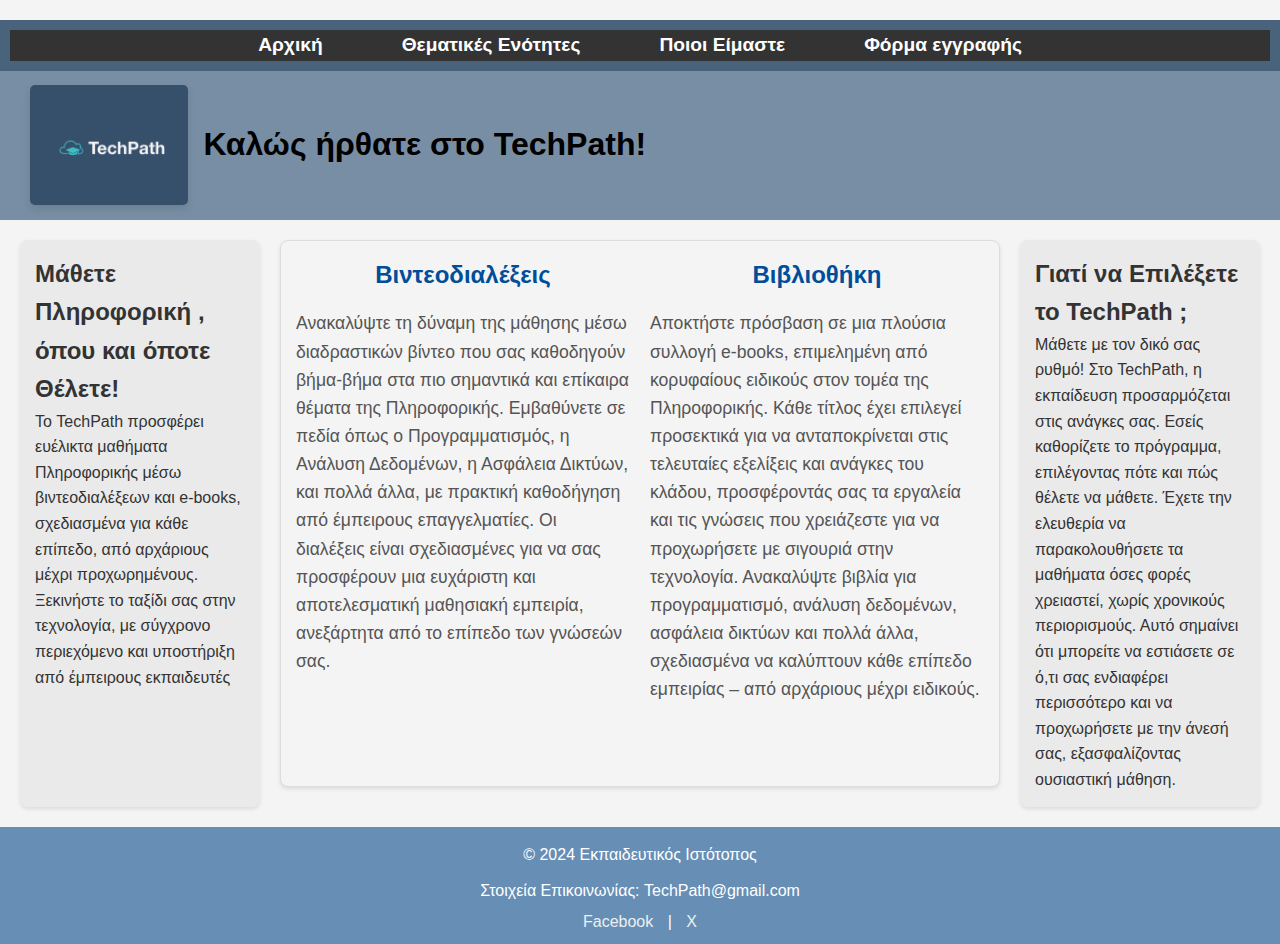
<file: index.html>
<!DOCTYPE html>
<html lang="el">
<head>
    <meta charset="UTF-8">
    <meta name="viewport" content="width=device-width, initial-scale=1.0">
    <title>index</title>
    <link rel="stylesheet" href="style.css">
</head>
<body>
    <header>
        <div class="logo-title">
        <img src="photos/202161142.png" height="200" width="300" alt="logo">
        <h1>Καλώς ήρθατε στο TechPath!</h1>
        </div>
        <nav>
        <ul>
            <li><a href="index.html">Αρχική</a></li>
            <li><a href="categories.html">Θεματικές Ενότητες</a></li>
            <li><a href="aboutus.html">Ποιοι Είμαστε</a></li>
            <li><a href="form.html">Φόρμα εγγραφής</a></li>
        </ul>
    </nav>
    </header>
    <main class="grid-layout">
        <!-- Αριστερή στήλη -->
        <aside class="left-column">
        
            <h2>Μάθετε Πληροφορική , όπου και όποτε Θέλετε! </h2>
            <p>Το TechPath προσφέρει ευέλικτα μαθήματα Πληροφορικής μέσω βιντεοδιαλέξεων και e-books, σχεδιασμένα για κάθε επίπεδο, 
                από αρχάριους μέχρι προχωρημένους. Ξεκινήστε το ταξίδι σας στην τεχνολογία, με σύγχρονο περιεχόμενο και υποστήριξη από έμπειρους εκπαιδευτές</p>

          
        </aside>
        <section class="center-column">
            <div class="content-block">
                <h2 class="title">Βιντεοδιαλέξεις</h2>
                     <p>
                        Ανακαλύψτε τη δύναμη της μάθησης μέσω διαδραστικών βίντεο που σας καθοδηγούν βήμα-βήμα 
                        στα πιο σημαντικά και επίκαιρα θέματα της Πληροφορικής. Εμβαθύνετε σε πεδία όπως ο 
                        Προγραμματισμός, η Ανάλυση Δεδομένων, η Ασφάλεια Δικτύων, και πολλά άλλα, με πρακτική 
                        καθοδήγηση από έμπειρους επαγγελματίες. Οι διαλέξεις είναι σχεδιασμένες για να σας
                         προσφέρουν μια ευχάριστη και αποτελεσματική μαθησιακή εμπειρία, ανεξάρτητα από το επίπεδο 
                         των γνώσεών σας.
                    </p>
                </div>
                <div class="content-block">
                <h2 class="title">Βιβλιοθήκη</h2>
                <p>
                    Αποκτήστε πρόσβαση σε μια πλούσια συλλογή e-books, επιμελημένη από κορυφαίους ειδικούς
                     στον τομέα της Πληροφορικής. Κάθε τίτλος έχει επιλεγεί προσεκτικά για να ανταποκρίνεται
                      στις τελευταίες εξελίξεις και ανάγκες του κλάδου, προσφέροντάς σας τα εργαλεία και τις
                       γνώσεις που χρειάζεστε για να προχωρήσετε με σιγουριά στην τεχνολογία. Ανακαλύψτε βιβλία
                        για προγραμματισμό, ανάλυση δεδομένων, ασφάλεια δικτύων και πολλά άλλα, σχεδιασμένα να 
                        καλύπτουν κάθε επίπεδο εμπειρίας – από αρχάριους μέχρι ειδικούς.</p>
                    </div>
                </section>
                <aside class="right-column">
                <h2>
                    Γιατί να Επιλέξετε το TechPath ;
                </h2> 
                        <p>
                            Μάθετε με τον δικό σας ρυθμό!
                            Στο TechPath, η εκπαίδευση προσαρμόζεται στις ανάγκες σας. Εσείς καθορίζετε το 
                            πρόγραμμα, επιλέγοντας πότε και πώς θέλετε να μάθετε. Έχετε την ελευθερία να 
                            παρακολουθήσετε τα μαθήματα όσες φορές χρειαστεί, χωρίς χρονικούς περιορισμούς. 
                            Αυτό σημαίνει ότι μπορείτε να εστιάσετε σε ό,τι σας ενδιαφέρει περισσότερο και να 
                            προχωρήσετε με την άνεσή σας, εξασφαλίζοντας ουσιαστική μάθηση.
                        </p>
                </aside>
        </main>

    <footer>
        <p>&copy; 2024 Εκπαιδευτικός Ιστότοπος</p>
        <p>Στοιχεία Επικοινωνίας: TechPath@gmail.com</p>
        <div>
            <a href="https://facebook.com">Facebook</a> |
            <a href="https://twitter.com">X</a>
        </div>
    </footer>
</body>
</html>
</file>
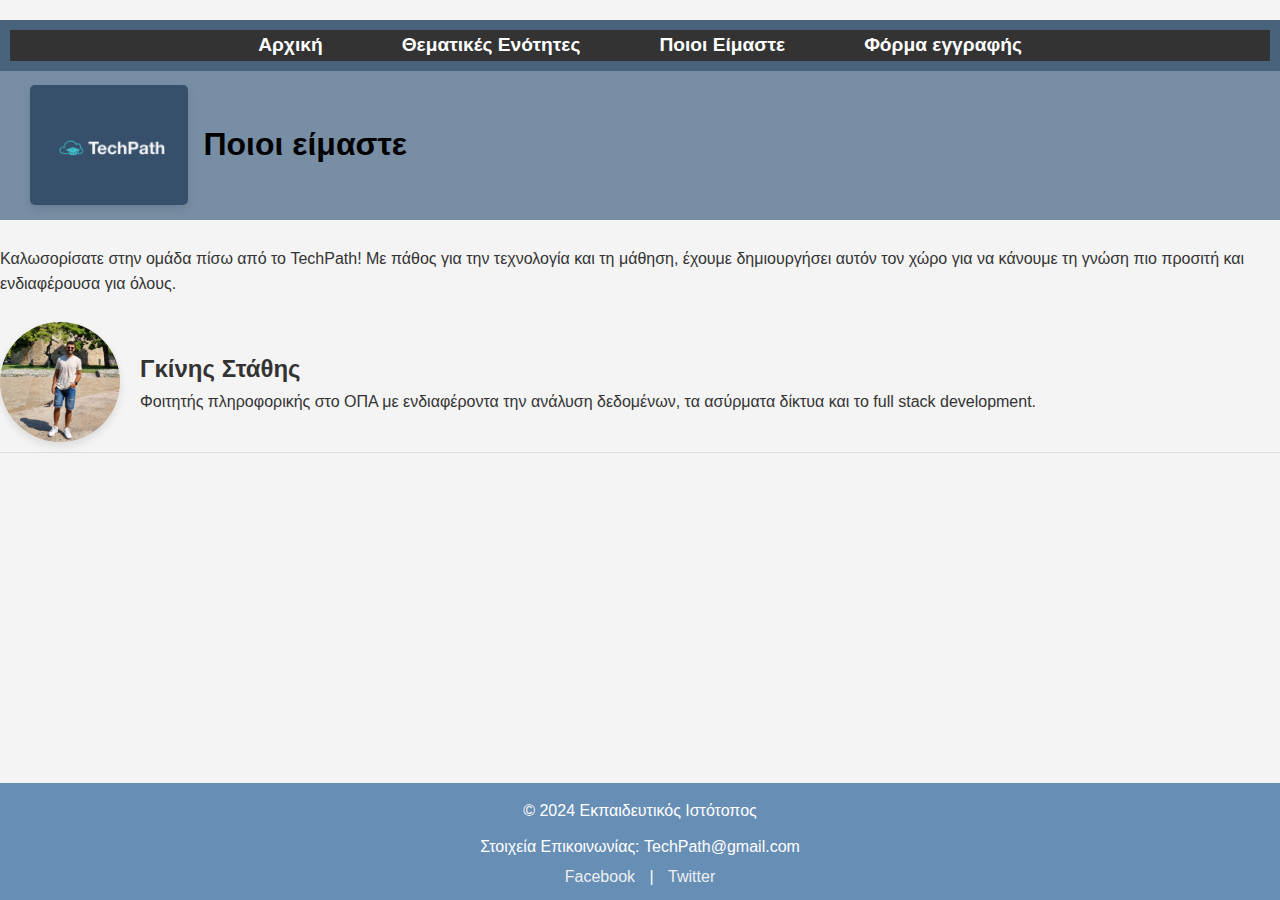
<file: aboutus.html>
<!DOCTYPE html>
<html lang="el">
<head>
    <meta charset="UTF-8">
    <meta name="viewport" content="width=device-width, initial-scale=1.0">
    <title>aboutus</title>
    <link rel="stylesheet" href="style.css">
</head>
<body>
    <header>
        <div class="logo-title">
        <img src="photos/202161142.png" height="200" width="300" alt="logo">
        <h1>Ποιοι είμαστε</h1>
        </div>
        <nav>
            <ul>
                <li><a href="index.html">Αρχική</a></li>
                <li><a href="categories.html">Θεματικές Ενότητες</a></li>
                <li><a href="aboutus.html">Ποιοι Είμαστε</a></li>
                <li><a href="form.html">Φόρμα εγγραφής</a></li>
            </ul>
        </nav>
    </header>
    <br>
    <p>Καλωσορίσατε στην ομάδα πίσω από το TechPath! 
        Με πάθος για την τεχνολογία και τη μάθηση, έχουμε δημιουργήσει αυτόν τον χώρο για να κάνουμε τη γνώση πιο προσιτή και ενδιαφέρουσα για όλους.</p>
    <br>

    <!-- Μέλος 1 -->
    <div class="team-member">
        <img src="photos/stathisavatar.webp" alt="Avatar Μέλους 1">
        <div>
            <h2>Γκίνης Στάθης</h2>
            <p>Φοιτητής πληροφορικής στο ΟΠΑ με ενδιαφέροντα την ανάλυση δεδομένων, τα ασύρματα δίκτυα και το full stack development.</p>
        </div>
    </div>

        <footer>
            <p>&copy; 2024 Εκπαιδευτικός Ιστότοπος</p>
            <p>Στοιχεία Επικοινωνίας: TechPath@gmail.com</p>
            <div>
                <a href="https://facebook.com">Facebook</a> |
                <a href="https://twitter.com">Twitter</a>
            </div>
        </footer>
</body>
</html>
</file>
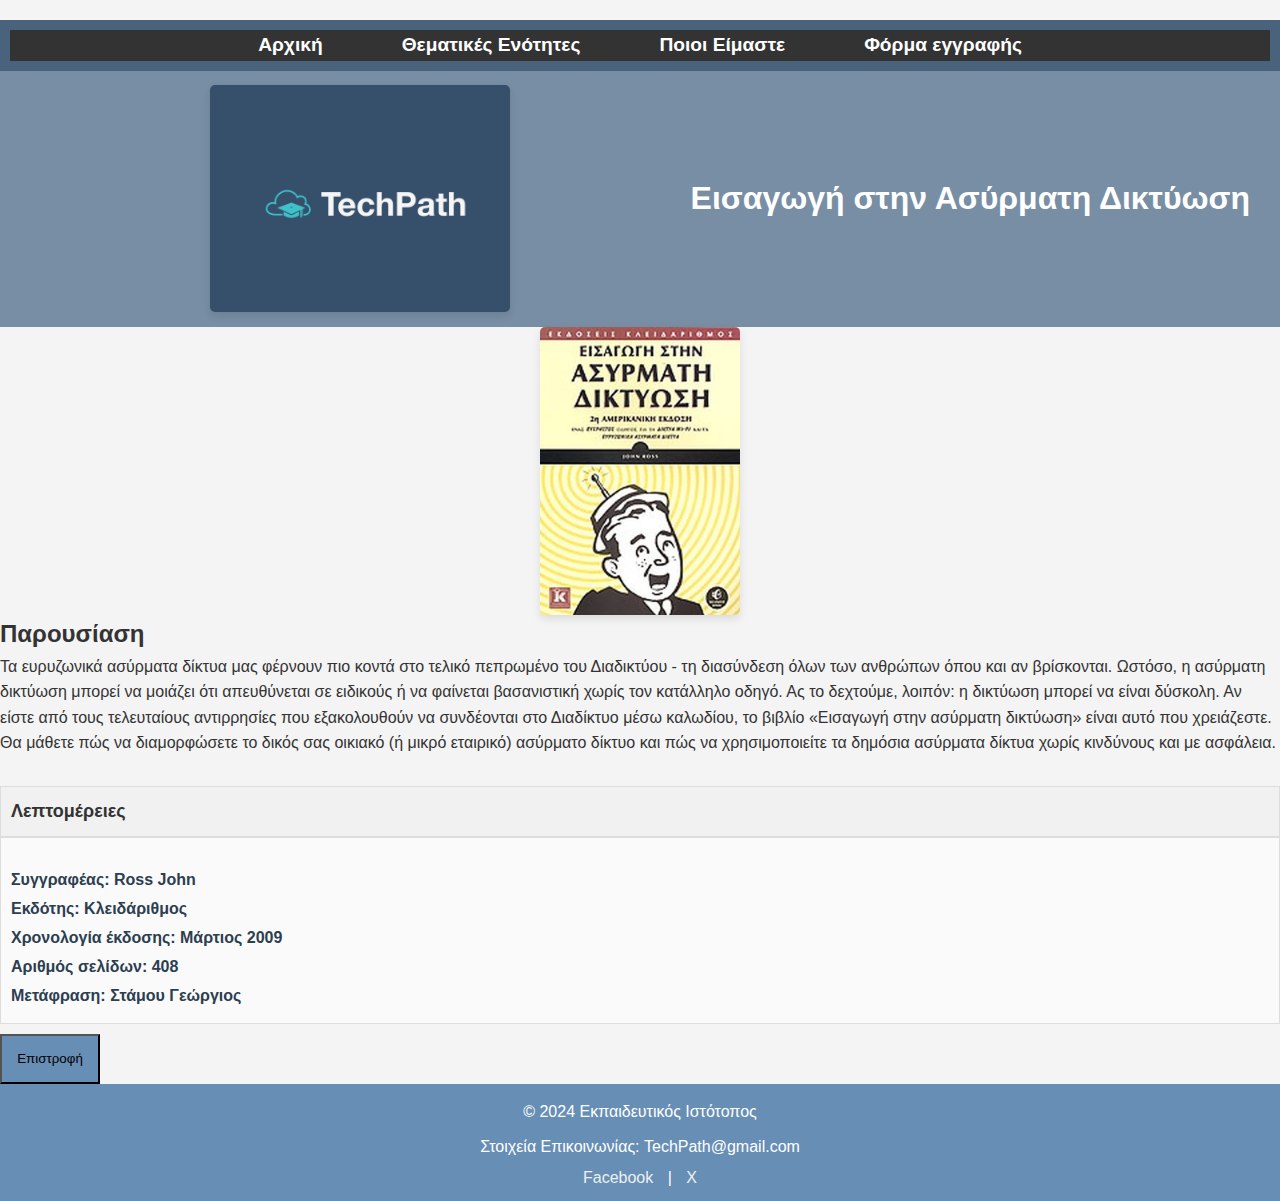
<file: book.html>
<!DOCTYPE html>
<html lang="el">
<head>
    <meta charset="UTF-8">
    <meta name="viewport" content="width=device-width, initial-scale=1.0">
    <title>book</title>
    <link rel="stylesheet" href="style.css">
</head>
<body>
    <header>
        <img src="photos/202161142.png" height="200" width="300" alt="logo">

        <h1>Εισαγωγή στην Ασύρματη Δικτύωση</h1>
        
        <nav>
            <ul>
                <li><a href="index.html">Αρχική</a></li>
                <li><a href="categories.html">Θεματικές Ενότητες</a></li>
                <li><a href="aboutus.html">Ποιοι Είμαστε</a></li>
                <li><a href="form.html">Φόρμα εγγραφής</a></li>

            </ul>
        </nav>
    </header>
    
    <img src="photos/wireless_networks_book.jpg" alt="Εξώφυλλο βιβλίου" width="200">
    <h2>Παρουσίαση</h2>
    <p>Τα ευρυζωνικά ασύρματα δίκτυα μας φέρνουν πιο κοντά στο τελικό πεπρωμένο του Διαδικτύου - τη διασύνδεση όλων των ανθρώπων όπου και αν βρίσκονται. Ωστόσο, η ασύρματη δικτύωση μπορεί να μοιάζει ότι απευθύνεται σε ειδικούς ή να φαίνεται βασανιστική χωρίς τον κατάλληλο οδηγό. Ας το δεχτούμε, λοιπόν: η δικτύωση μπορεί να είναι δύσκολη. Αν είστε από τους τελευταίους αντιρρησίες που εξακολουθούν να συνδέονται στο Διαδίκτυο μέσω καλωδίου, το βιβλίο «Εισαγωγή στην ασύρματη δικτύωση» είναι αυτό που χρειάζεστε. Θα μάθετε πώς να διαμορφώσετε το δικός σας οικιακό (ή μικρό εταιρικό) ασύρματο δίκτυο και πώς να χρησιμοποιείτε τα δημόσια ασύρματα δίκτυα χωρίς κινδύνους και με ασφάλεια.</p>
    <div class="details-container">
        <h3 class="details-header">Λεπτομέρειες</h3>
        <div class="details">
            <ul>
                <li>Συγγραφέας: Ross John</li>
                <li>Εκδότης: Κλειδάριθμος</li>
                <li>Χρονολογία έκδοσης: Μάρτιος 2009</li>
                <li>Αριθμός σελίδων: 408</li>
                <li>Μετάφραση: Στάμου Γεώργιος</li>
            </ul>
        </div>
    </div>
    
    <!--<a href="wireless_networks.html">Επιστροφή</a>-->
    <a href="wireless_networks.html">
        <button style=" background-color:  #678eb5; width: 100px; height: 50px;" >Επιστροφή</button>
    </a>

    <footer>
        <p>&copy; 2024 Εκπαιδευτικός Ιστότοπος</p>
        <p>Στοιχεία Επικοινωνίας: TechPath@gmail.com</p>
        <div>
            <a href="https://facebook.com">Facebook</a> |
            <a href="https://twitter.com">X</a>
        </div>
    </footer>
</body>
</html>
</file>
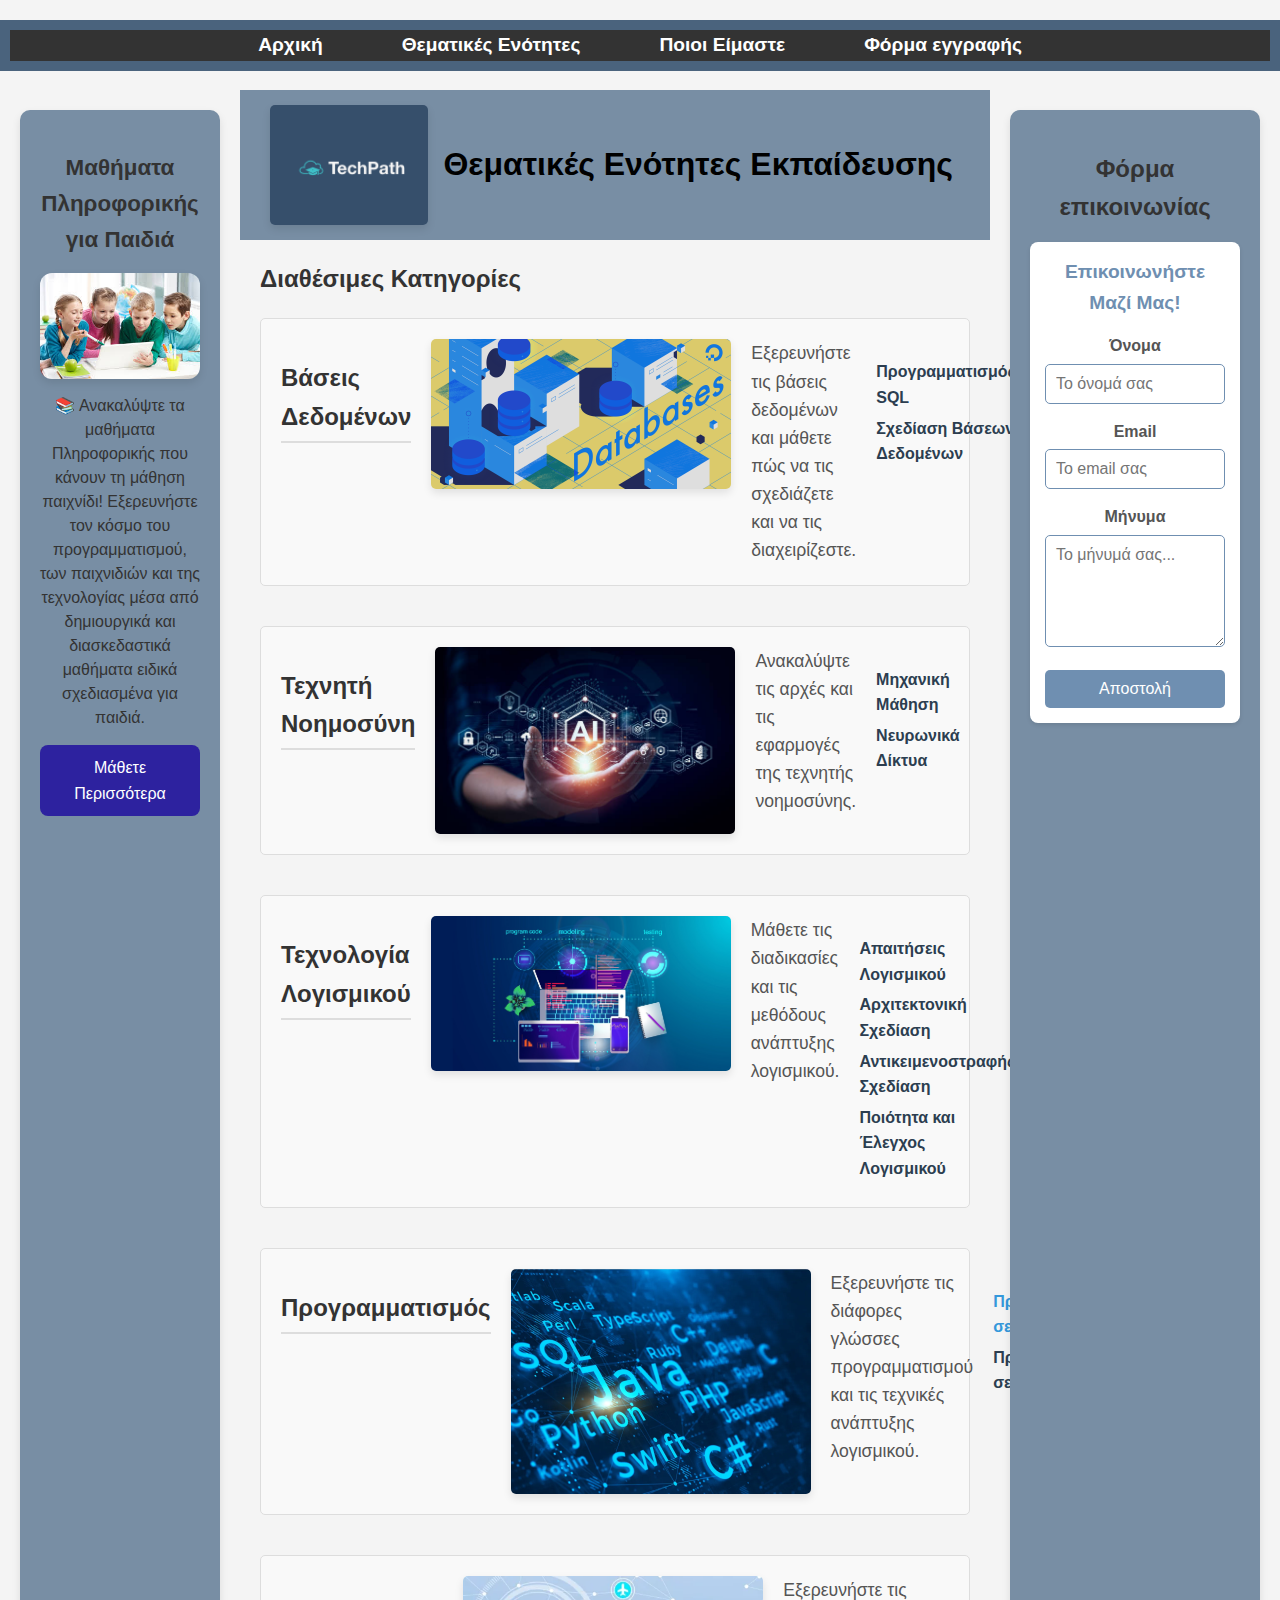
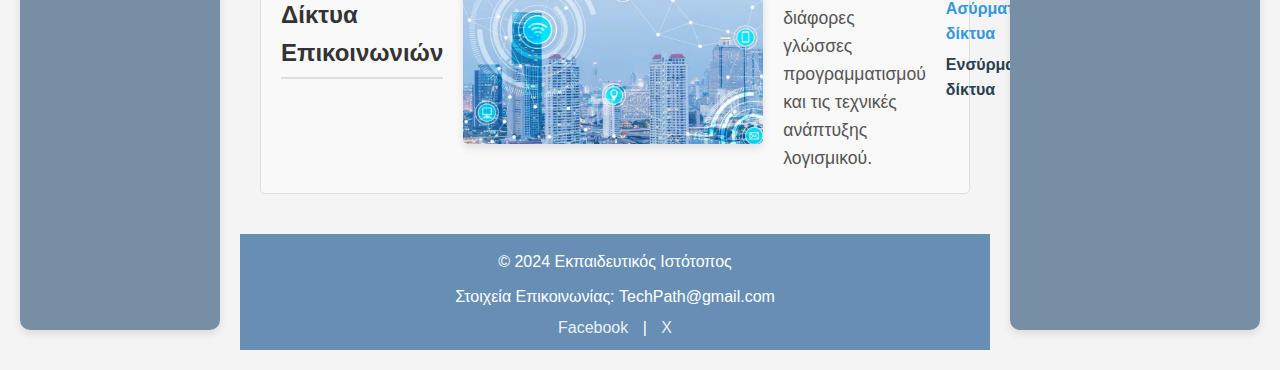
<file: categories.html>
<!DOCTYPE html>
<html lang="el">
<head>
    <meta charset="UTF-8">
    <meta name="viewport" content="width=device-width, initial-scale=1.0">
    <title>Θεματικές Ενότητες Εκπαίδευσης</title>
    <link rel="stylesheet" href="style.css">
</head>
<body>
    <div class="grid-container">
        <aside class="left-sidebar">
            <h3>Μαθήματα Πληροφορικής για Παιδιά</h3>
            <div class="ad-container">
                <a href="https://itexperts.gr/online-mathimata-paidia-efivous/?gad_source=1&gclid=Cj0KCQiA0fu5BhDQARIsAMXUBOIS5zSR916LNkZrTKd0GJZ6L6GLNyIqWolFNhv0YVWhhMF_km-ilqgaAgqNEALw_wcB" target="_blank">
                    <img src="photos/paidia.jpeg" alt="Μαθήματα Πληροφορικής για Παιδιά" />
                </a>
                <p>
                    📚 Ανακαλύψτε τα μαθήματα Πληροφορικής που κάνουν τη μάθηση παιχνίδι!  
                    Εξερευνήστε τον κόσμο του προγραμματισμού, των παιχνιδιών και της τεχνολογίας μέσα από
                    δημιουργικά και διασκεδαστικά μαθήματα ειδικά σχεδιασμένα για παιδιά.  
                </p>
                <a href="https://openeducation.gr/kids" class="ad-button" target="_blank">Μάθετε Περισσότερα</a>
            </div>
        </aside>
            
    <div class="main-content">
    <header>
        <div class="logo-title">
        <img src="photos/202161142.png" height="200" width="300" alt="logo">
        <h1>Θεματικές Ενότητες Εκπαίδευσης</h1>
        </div>
        <nav>
            <ul>
                <li><a href="index.html">Αρχική</a></li>
                <li><a href="categories.html">Θεματικές Ενότητες</a></li>
                <li><a href="aboutus.html">Ποιοι Είμαστε</a></li>
                <li><a href="form.html">Φόρμα εγγραφής</a></li>

            </ul>
        </nav>
    </header>

    <main>
        <h2>Διαθέσιμες Κατηγορίες</h2>

        <section>
            <h3>Βάσεις Δεδομένων</h3>
            <img src="photos/databases.png" alt="Βάσεις Δεδομένων" width="300">
            <p>Εξερευνήστε τις βάσεις δεδομένων και μάθετε πώς να τις σχεδιάζετε και να τις διαχειρίζεστε.</p>
            <ul>
                <li>Προγραμματισμός SQL</li>
                <li>Σχεδίαση Βάσεων Δεδομένων</li>
            </ul>
        </section>

        <section>
            <h3>Τεχνητή Νοημοσύνη</h3>
            <img src="photos/ai.jpg" alt="Τεχνητή Νοημοσύνη" width="300">
            <p>Ανακαλύψτε τις αρχές και τις εφαρμογές της τεχνητής νοημοσύνης.</p>
            <ul>
                <li>Μηχανική Μάθηση</li>
                <li>Νευρωνικά Δίκτυα</li>
            </ul>
        </section>

        <section>
            <h3>Τεχνολογία Λογισμικού</h3>
            <img src="photos/software_technology.jpeg" alt="Τεχνολογία Λογισμικού" width="300">
            <p>Μάθετε τις διαδικασίες και τις μεθόδους ανάπτυξης λογισμικού.</p>
            <ul>
                <li>Απαιτήσεις Λογισμικού</li>
                <li>Αρχιτεκτονική Σχεδίαση</li>
                <li>Αντικειμενοστραφής Σχεδίαση</li>
                <li>Ποιότητα και Έλεγχος Λογισμικού</li>
            </ul>
        </section>

        <section>
            <h3>Προγραμματισμός</h3>
            <img src="photos/programming.webp" alt="Προγραμματισμός" width="300">
            <p>Εξερευνήστε τις διάφορες γλώσσες προγραμματισμού και τις τεχνικές ανάπτυξης λογισμικού.</p>
            <ul>
                <li><a href="python_programming.html">Προγραμματισμός σε Python</a></li>
                <li>Προγραμματισμός σε Java</li>
            </ul>
        </section>

        <section>
            <h3>Δίκτυα Επικοινωνιών</h3>
            <img src="photos/networks.webp" alt="Προγραμματισμός" width="300">
            <p>Εξερευνήστε τις διάφορες γλώσσες προγραμματισμού και τις τεχνικές ανάπτυξης λογισμικού.</p>
            <ul>
                <li><a href ="wireless_networks.html">Ασύρματα δίκτυα</a></li>
                <li>Ενσύρματα δίκτυα</li>
            </ul>
        </section>
  
    </main>
    <footer>
        <p>&copy; 2024 Εκπαιδευτικός Ιστότοπος</p>
        <p>Στοιχεία Επικοινωνίας: TechPath@gmail.com</p>
        <div>
            <a href="https://facebook.com">Facebook</a> |
            <a href="https://twitter.com">X</a>
        </div>
    </footer>
</div>
<aside class="right-sidebar">
    <h3>Φόρμα επικοινωνίας</h3>
        <div class="contact-widget">
            <h1>Επικοινωνήστε Μαζί Μας!</h1>
            <form action="#" method="POST">
                <label for="name">Όνομα</label>
                <input type="text" id="name" name="name" placeholder="Το όνομά σας" required>
    
                <label for="email">Email</label>
                <input type="email" id="email" name="email" placeholder="Το email σας" required>
    
                <label for="message">Μήνυμα</label>
                <textarea id="message" name="message" rows="5" placeholder="Το μήνυμά σας..." required></textarea>
    
                <button type="submit">Αποστολή</button>
            </form>
        </div>
    
</aside>

</body>
</html>
</file>
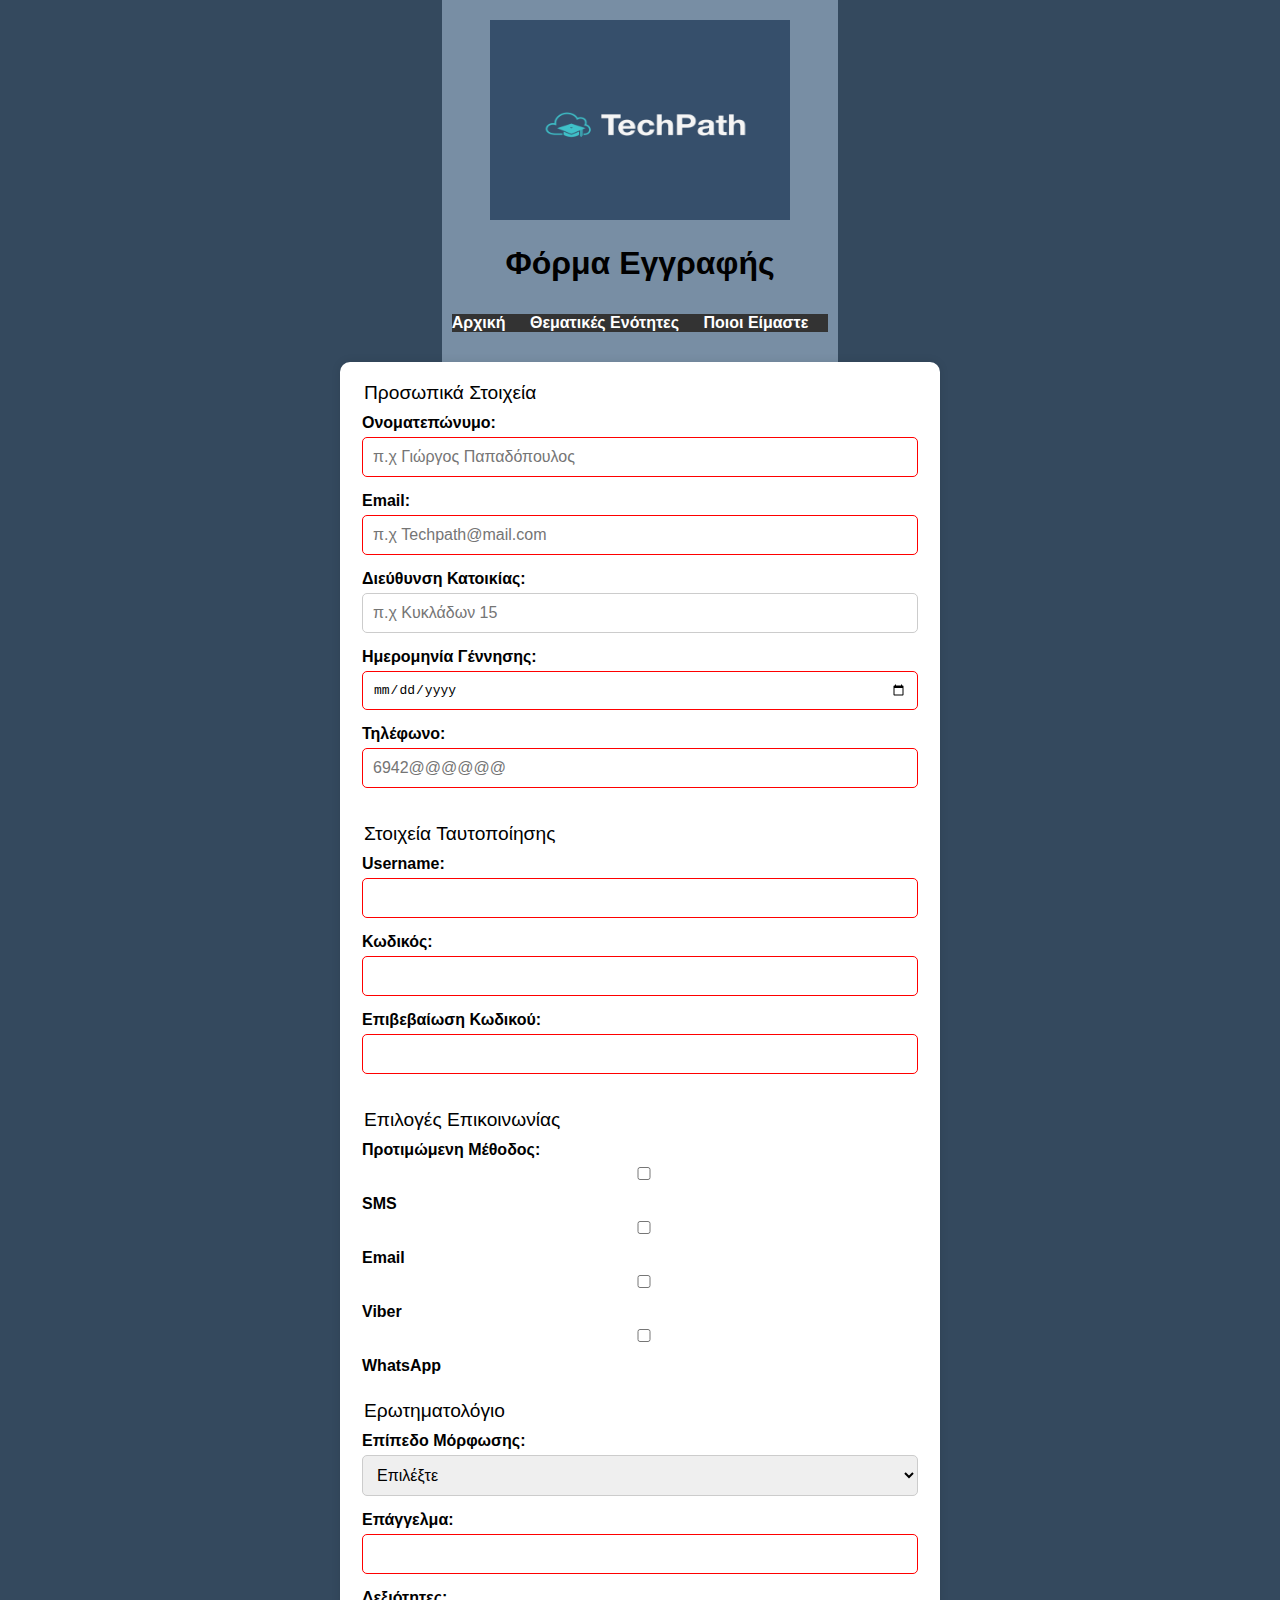
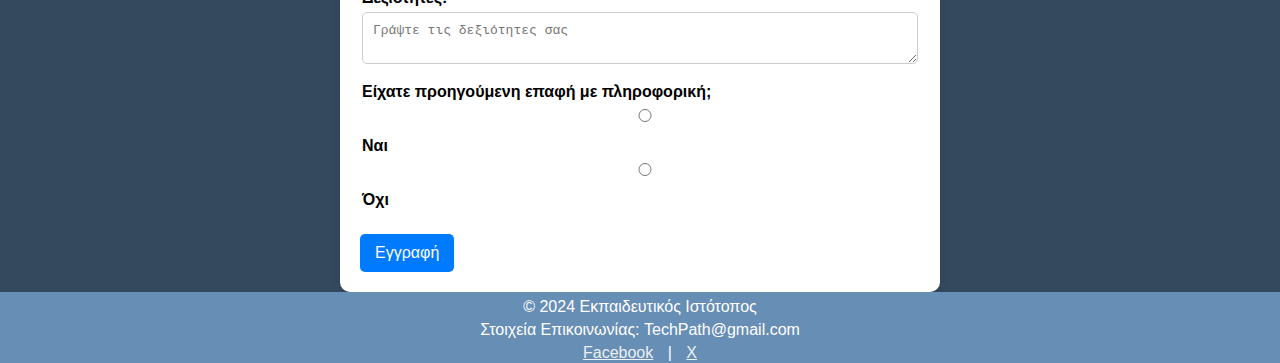
<file: form.html>
<!DOCTYPE html>
<html lang="el">
<head>
    <meta charset="UTF-8">
    <meta name="viewport" content="width=device-width, initial-scale=1.0">
    <title>Φόρμα Εγγραφής</title>
    <link rel="stylesheet" href="style_form.css">
</head>
<body>
    <header>
        <img src="photos/202161142.png" height="200" width="300" alt="logo">
        <h1>Φόρμα Εγγραφής</h1>
        <nav>
        <ul>
            <li><a href="index.html">Αρχική</a></li>
            <li><a href="categories.html">Θεματικές Ενότητες</a></li>
            <li><a href="aboutus.html">Ποιοι Είμαστε</a></li>
        </ul>
    </header>
    </nav>
    <form id="registrationForm" action="/submit" method="POST">
        <fieldset>
            <legend>Προσωπικά Στοιχεία</legend>
            
            <label for="name">Ονοματεπώνυμο:</label>
            <input type="text" id="name" name="name" required autocomplete="name" placeholder="π.χ Γιώργος Παπαδόπουλος">
            
            <label for="email">Email:</label>
            <input type="email" id="email" name="email" required placeholder="π.χ Techpath@mail.com">
            
            <label for="address">Διεύθυνση Κατοικίας:</label>
            <input type="text" id="address" name="address" placeholder="π.χ Κυκλάδων 15">
            
            <label for="date">Ημερομηνία Γέννησης:</label>
            <input type="date" id="date" name="date" required>
            
            <label for="phone">Τηλέφωνο:</label>
            <!-- <input type="tel" id="phone" name="phone" required pattern="\d{10}" placeholder="π.χ 6942..."> -->
            <input type="tel" id="phone" name="phone" required placeholder="6942@@@@@@">
        </fieldset>
        
        <fieldset>
            <legend>Στοιχεία Ταυτοποίησης</legend>

            <label for="username">Username:</label>
            <input type="text" id="username" name="username" required>
            
            <label for="password">Κωδικός:</label>
            <input type="password" id="password" name="password" required minlength="8">
            
            <label for="confirmPassword">Επιβεβαίωση Κωδικού:</label>
            <input type="password" id="confirmPassword" name="confirmPassword" required>
        </fieldset>
        
        <fieldset>
            <legend>Επιλογές Επικοινωνίας</legend>
            
            <label>Προτιμώμενη Μέθοδος:</label>
            <div>
                <input type="checkbox" id="sms" name="communication" value="SMS">
                <label for="sms">SMS</label>
                
                <input type="checkbox" id="emailComm" name="communication" value="Email">
                <label for="emailComm">Email</label>
                
                <input type="checkbox" id="viber" name="communication" value="Viber">
                <label for="viber">Viber</label>
                
                <input type="checkbox" id="whatsapp" name="communication" value="WhatsApp">
                <label for="whatsapp">WhatsApp</label>
            </div>
        </fieldset>
        
        <fieldset>
            <legend>Ερωτηματολόγιο</legend>
            
            <label for="education">Επίπεδο Μόρφωσης:</label>
            <select id="education" name="education" required>
                <option value="">Επιλέξτε</option>
                <option value="highschool">Απολυτήριο Λυκείου</option>
                <option value="bachelor">Πτυχίο Πανεπιστημίου</option>
                <option value="master">Μεταπτυχιακό</option>
                <option value="phd">Διδακτορικό</option>
            </select>
            
            <label for="profession">Επάγγελμα:</label>
            <input type="text" id="profession" name="profession" required>
            
            <label for="skills">Δεξιότητες:</label>
            <textarea id="skills" name="skills" rows="2" placeholder="Γράψτε τις δεξιότητες σας"></textarea>

            <label for="knowledge">Είχατε προηγούμενη επαφή με πληροφορική;</label>
            
                <input type="radio" id="yes" name="knowledge" value="yes">
                <label for="yes">Ναι</label>

                <input type="radio" id="no" name="knowledge" value="no">
                <label for="no">Όχι</label>
           
        </fieldset>
        
        <button type="submit">Εγγραφή</button>
    </form>
    <script src="javascript.js"></script>
</body>
<footer>
    <p>&copy; 2024 Εκπαιδευτικός Ιστότοπος</p>
    <p>Στοιχεία Επικοινωνίας: TechPath@gmail.com</p>
    <div>
        <a href="https://facebook.com">Facebook</a> |
        <a href="https://twitter.com">X</a>
    </div>
</footer>
</html>
</file>
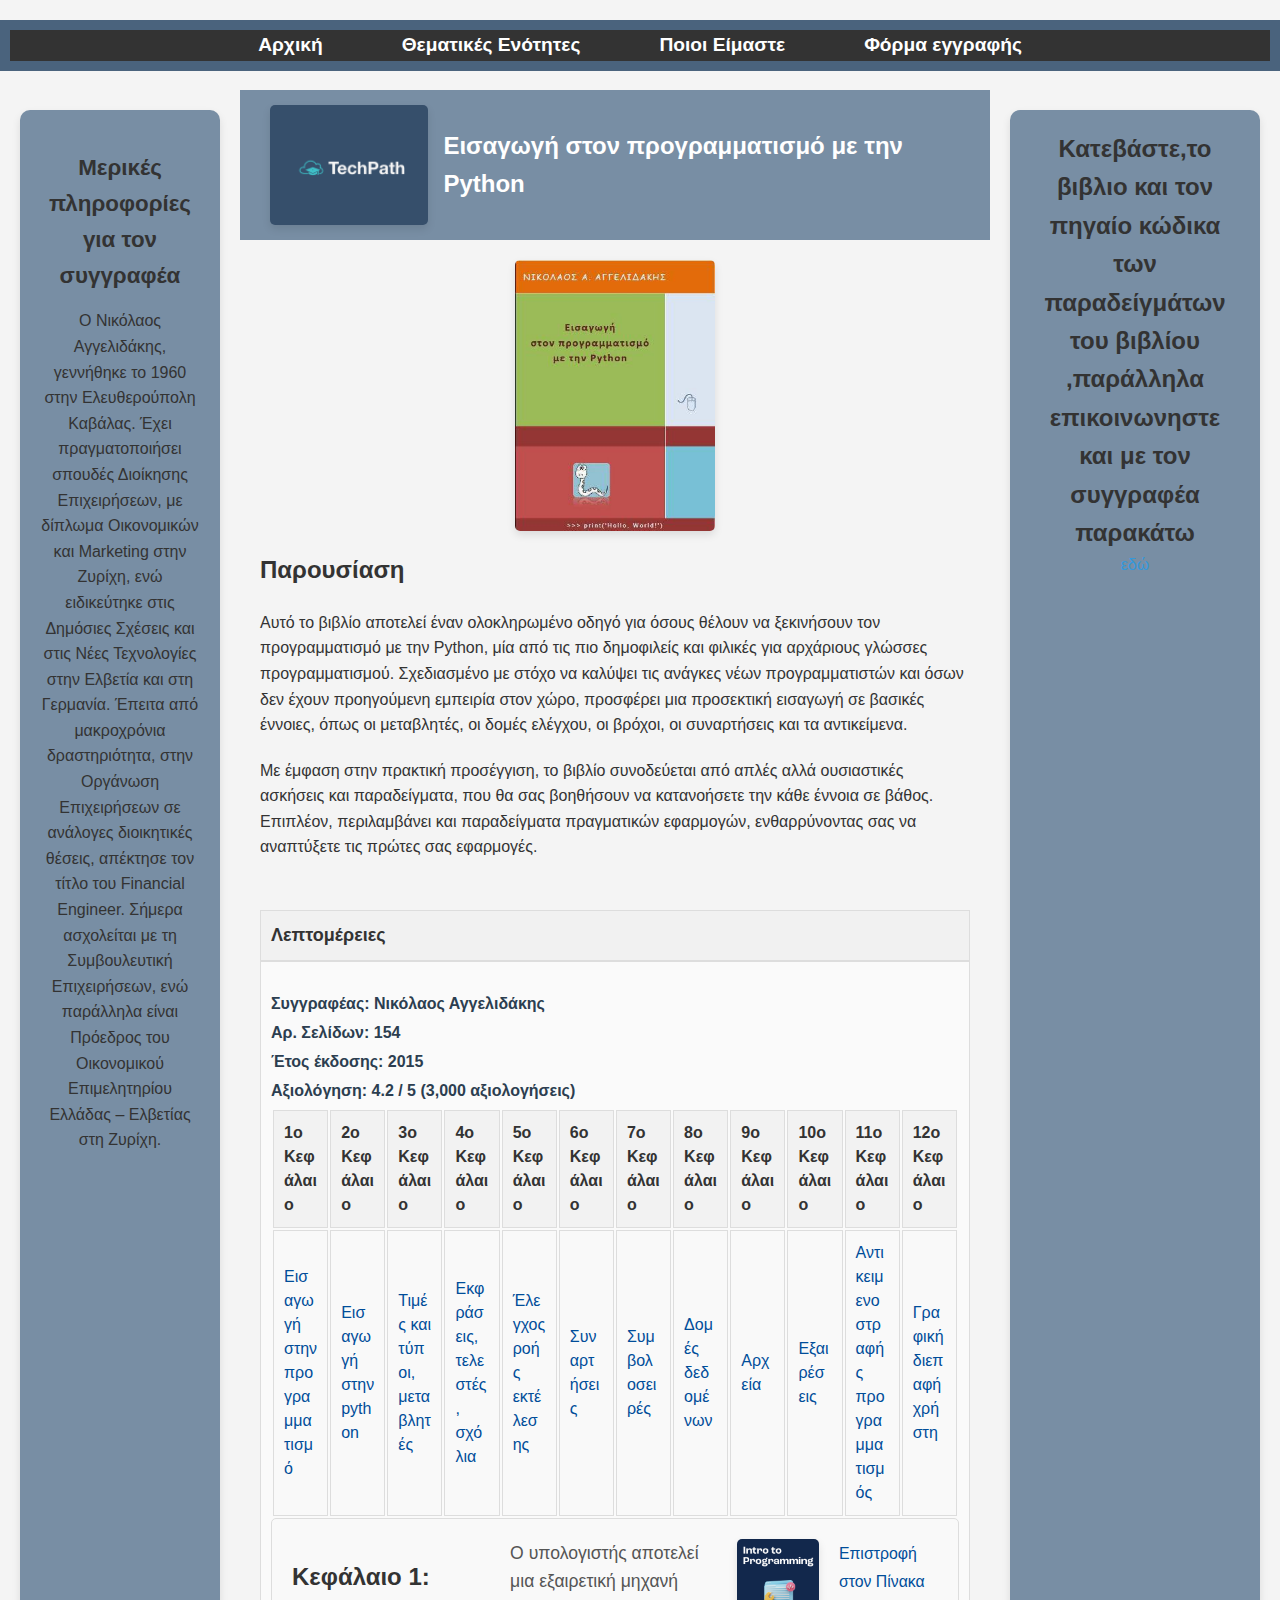
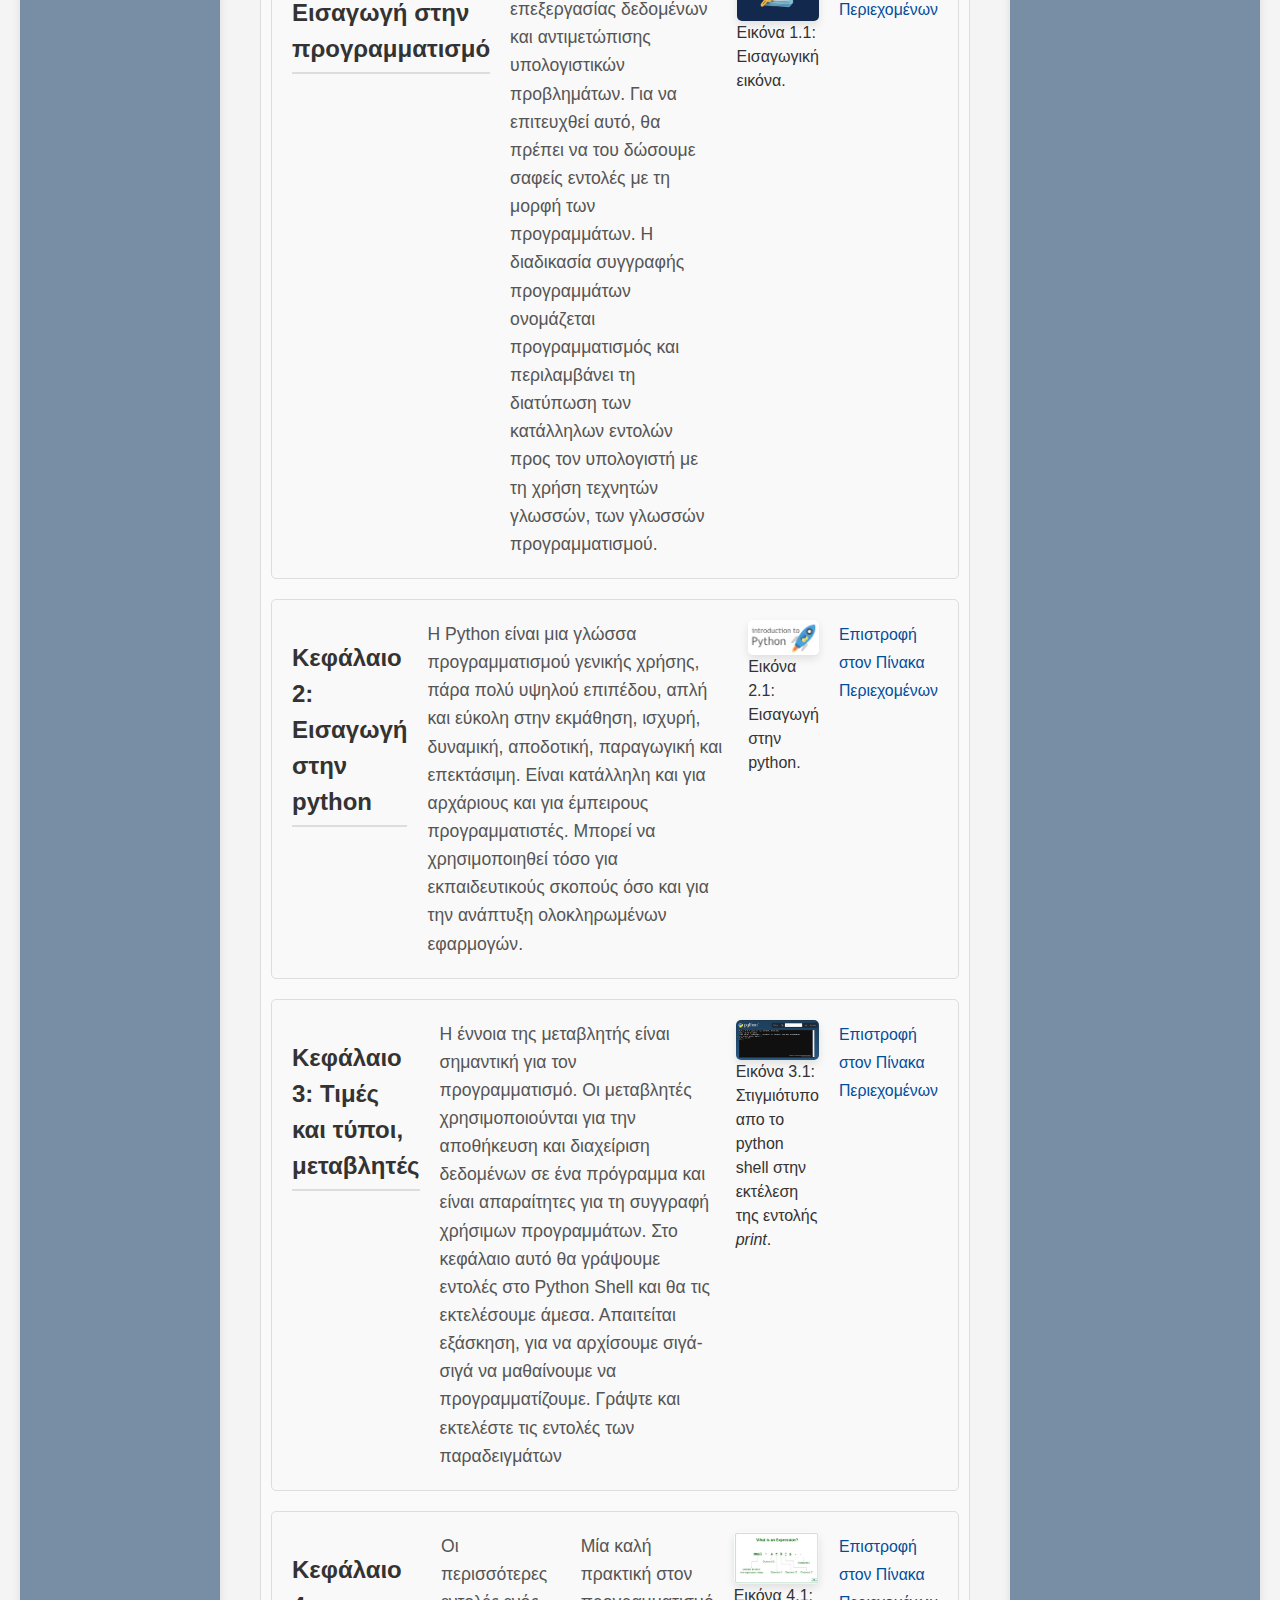
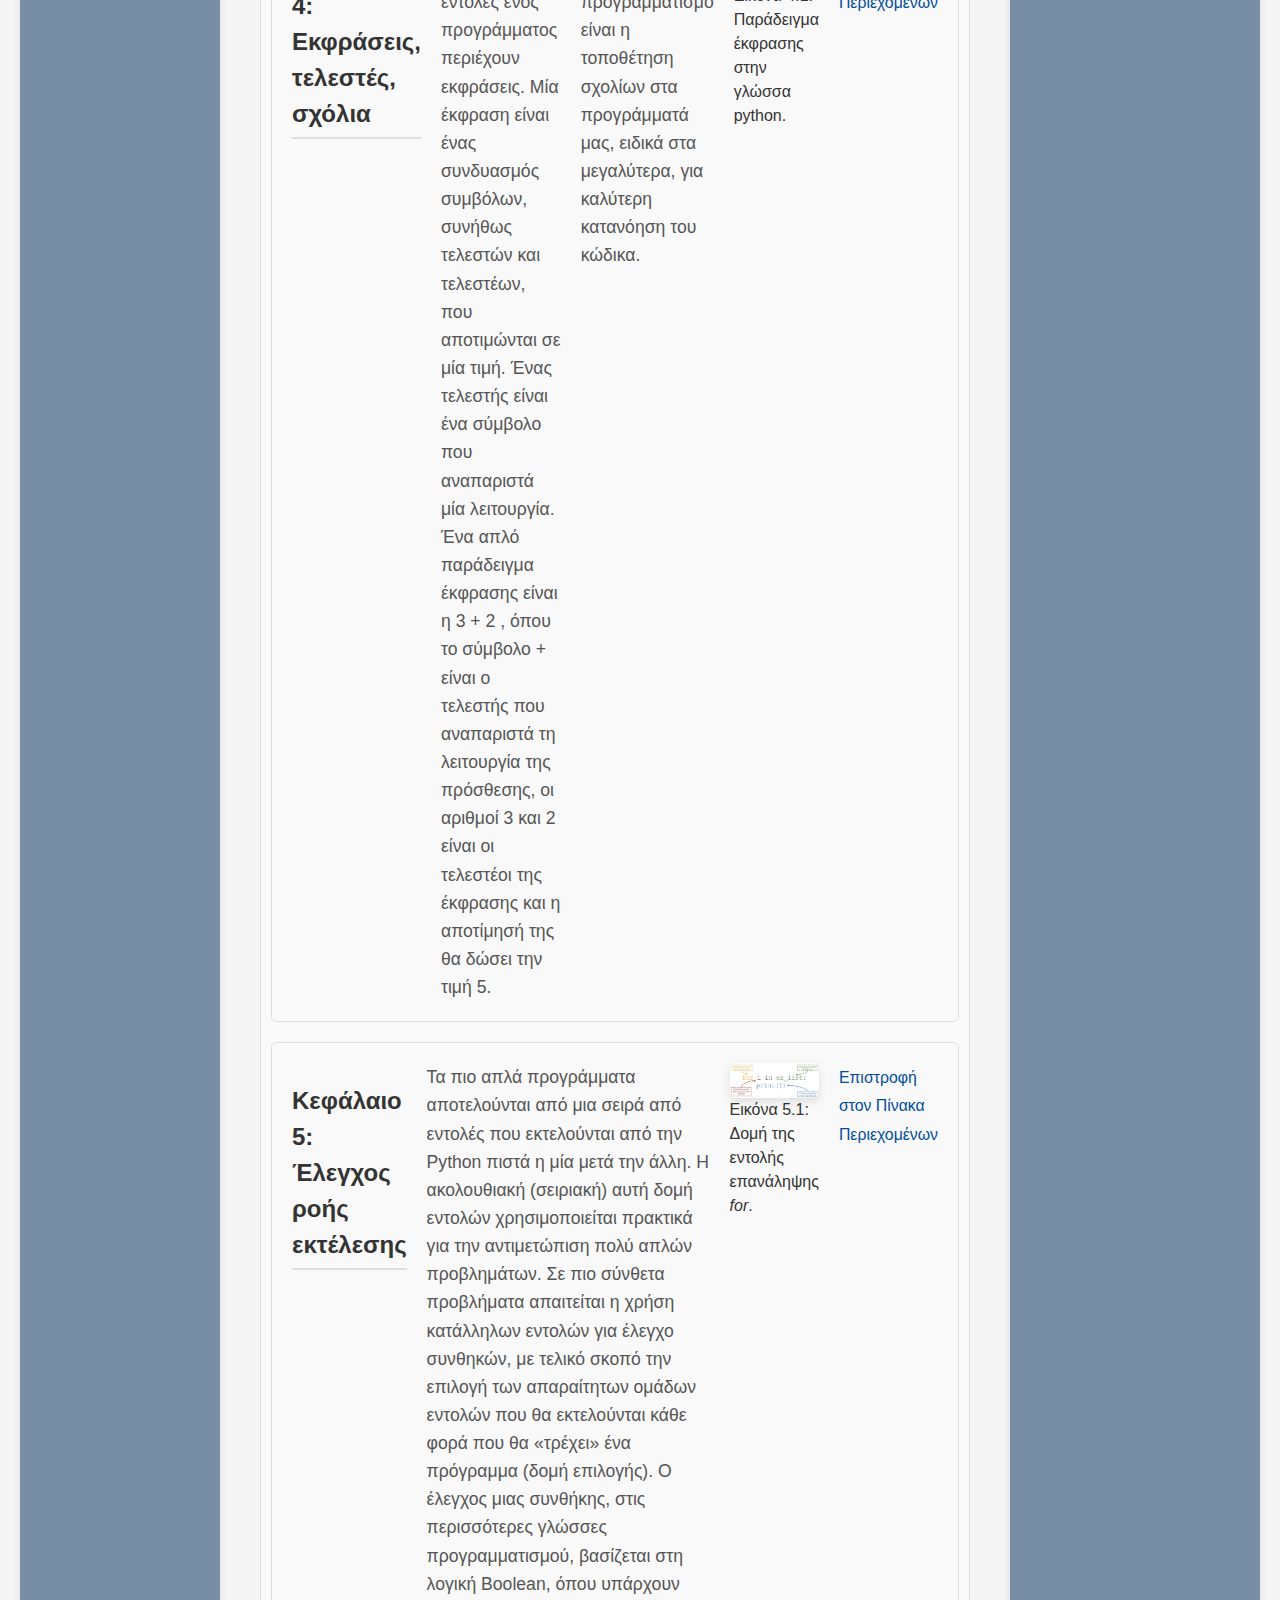
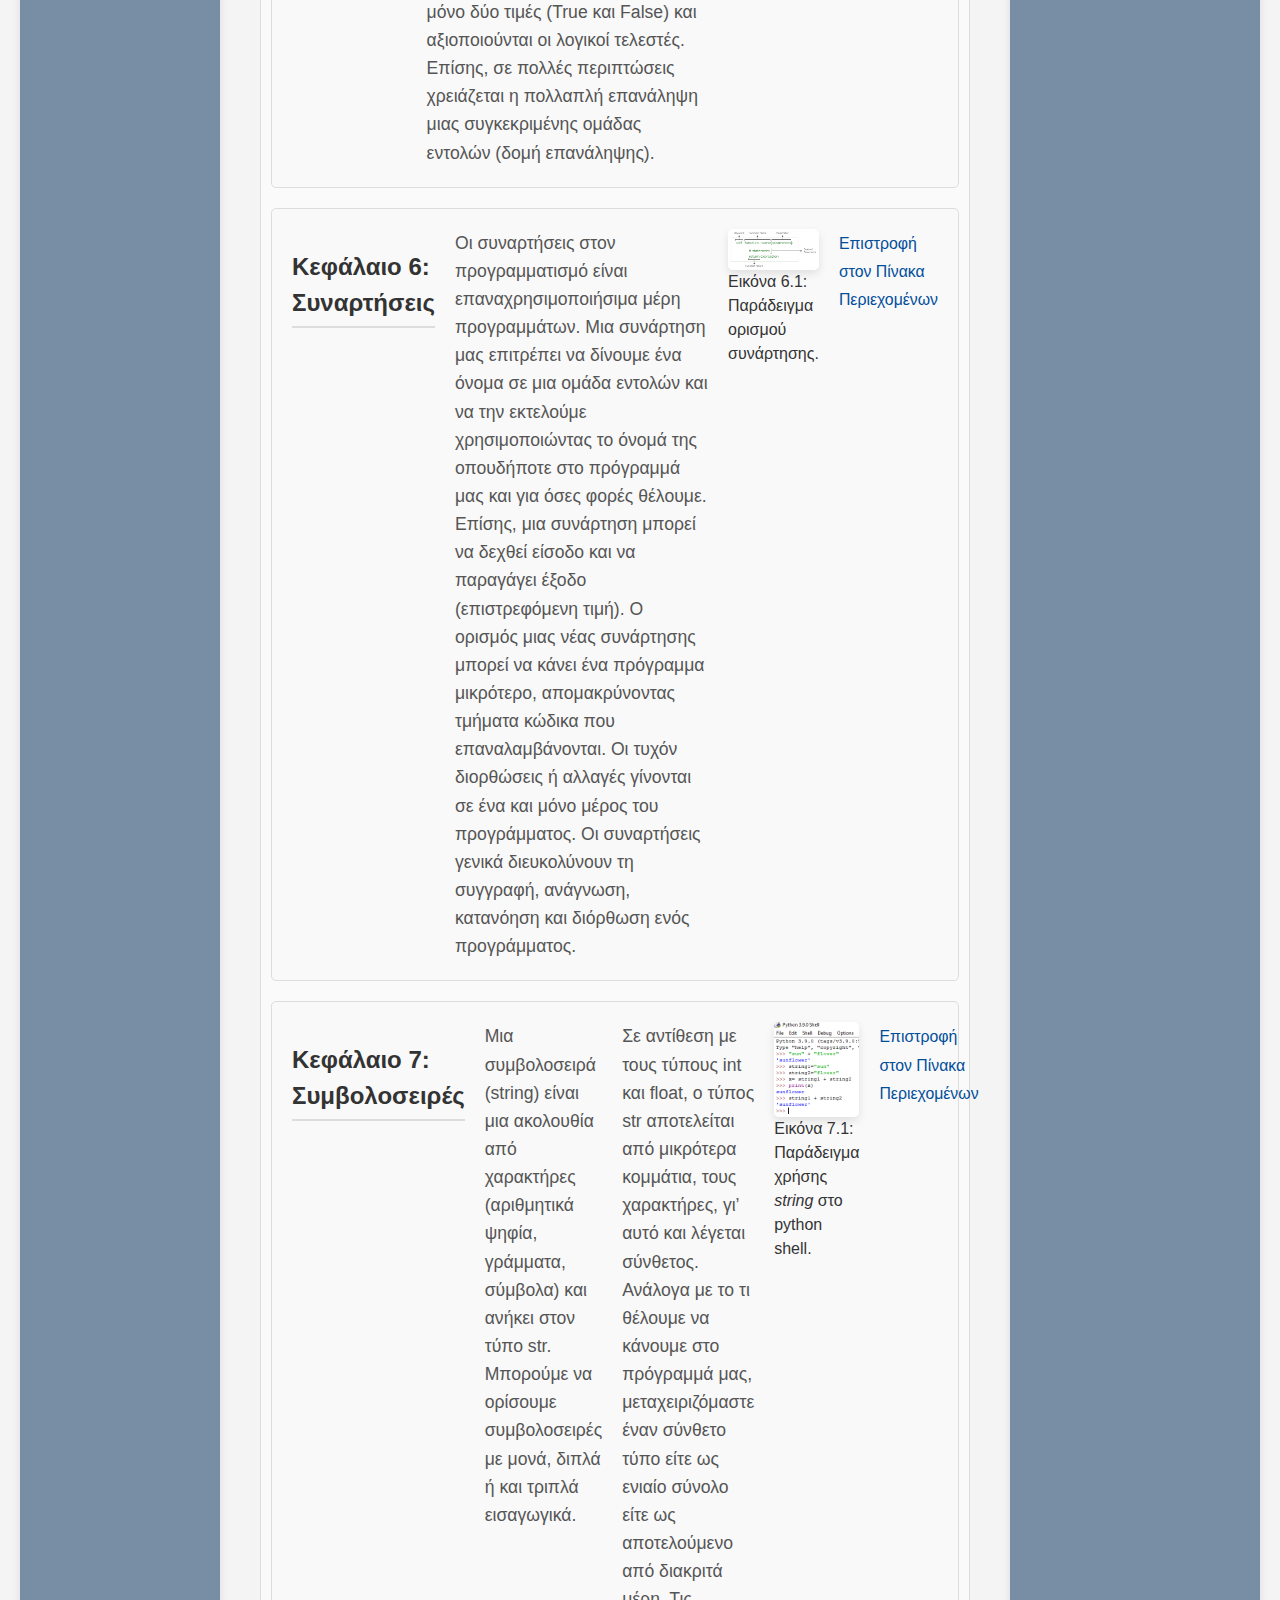
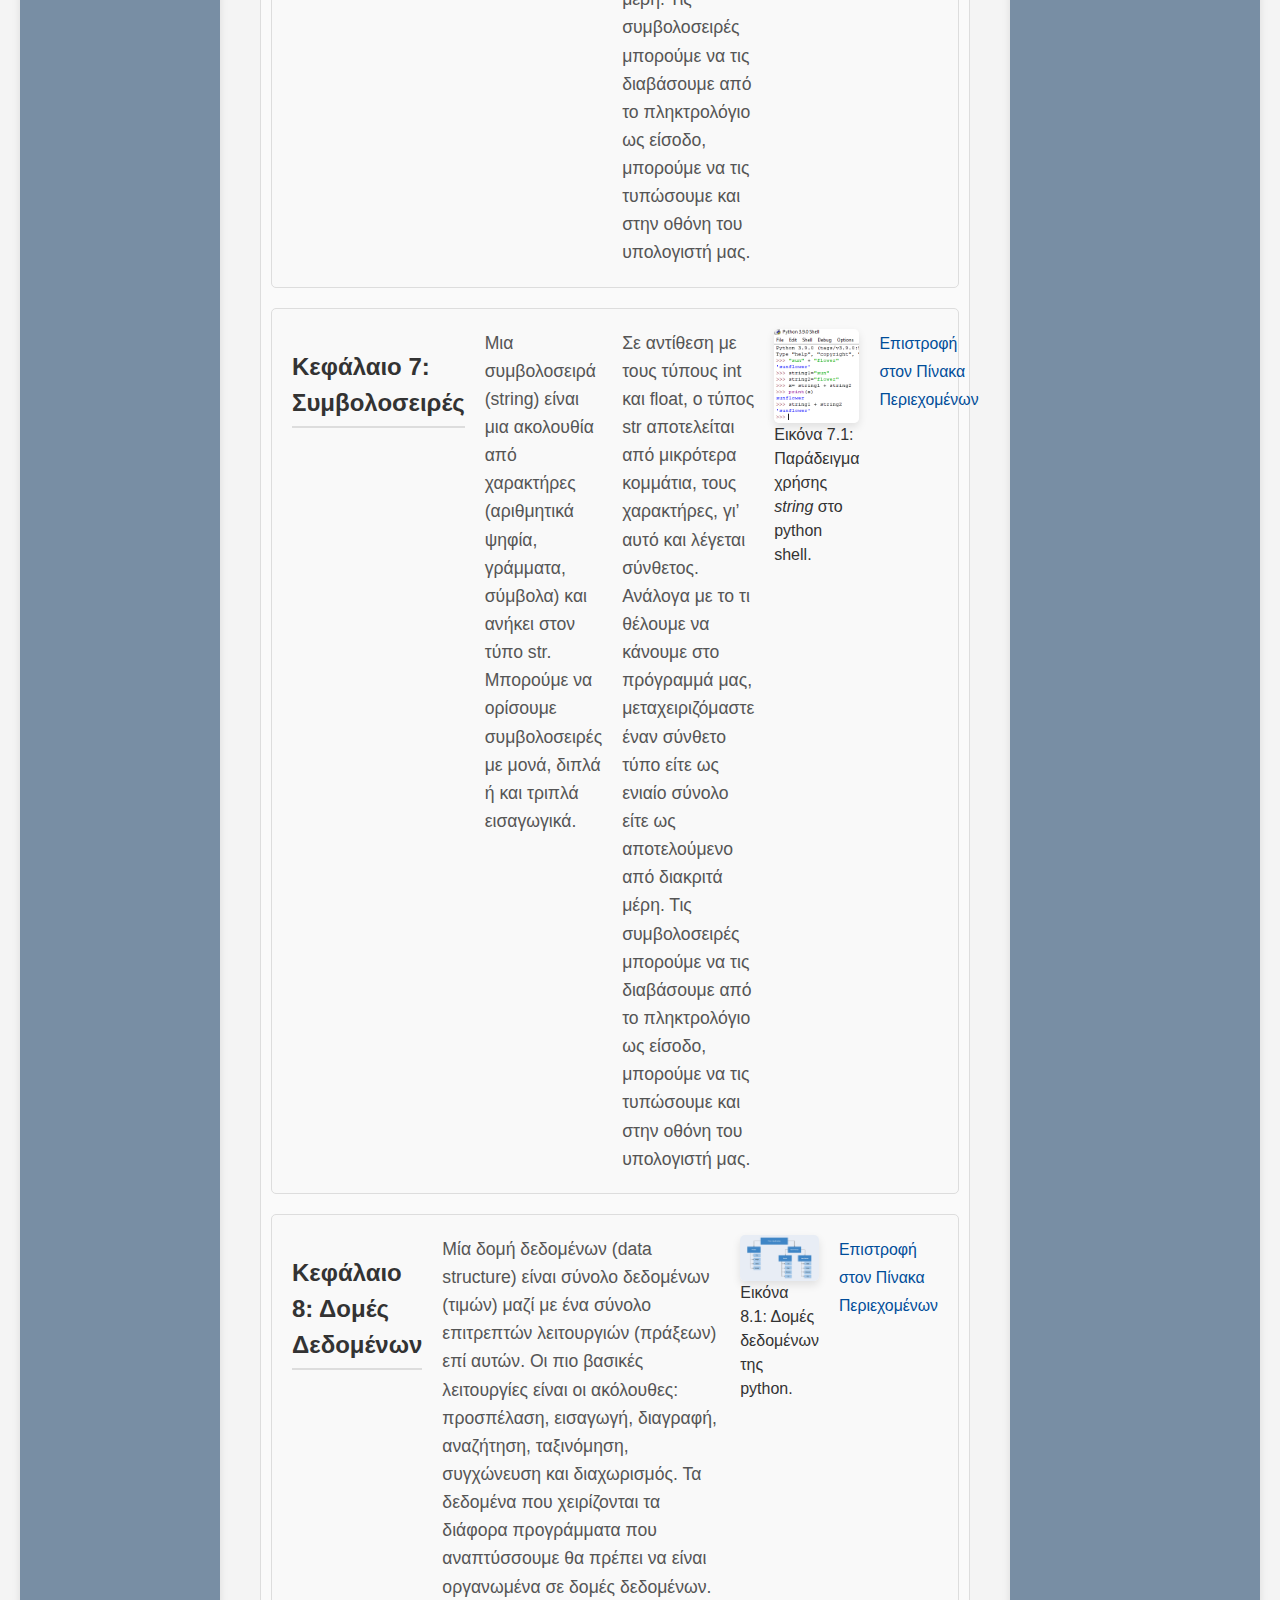
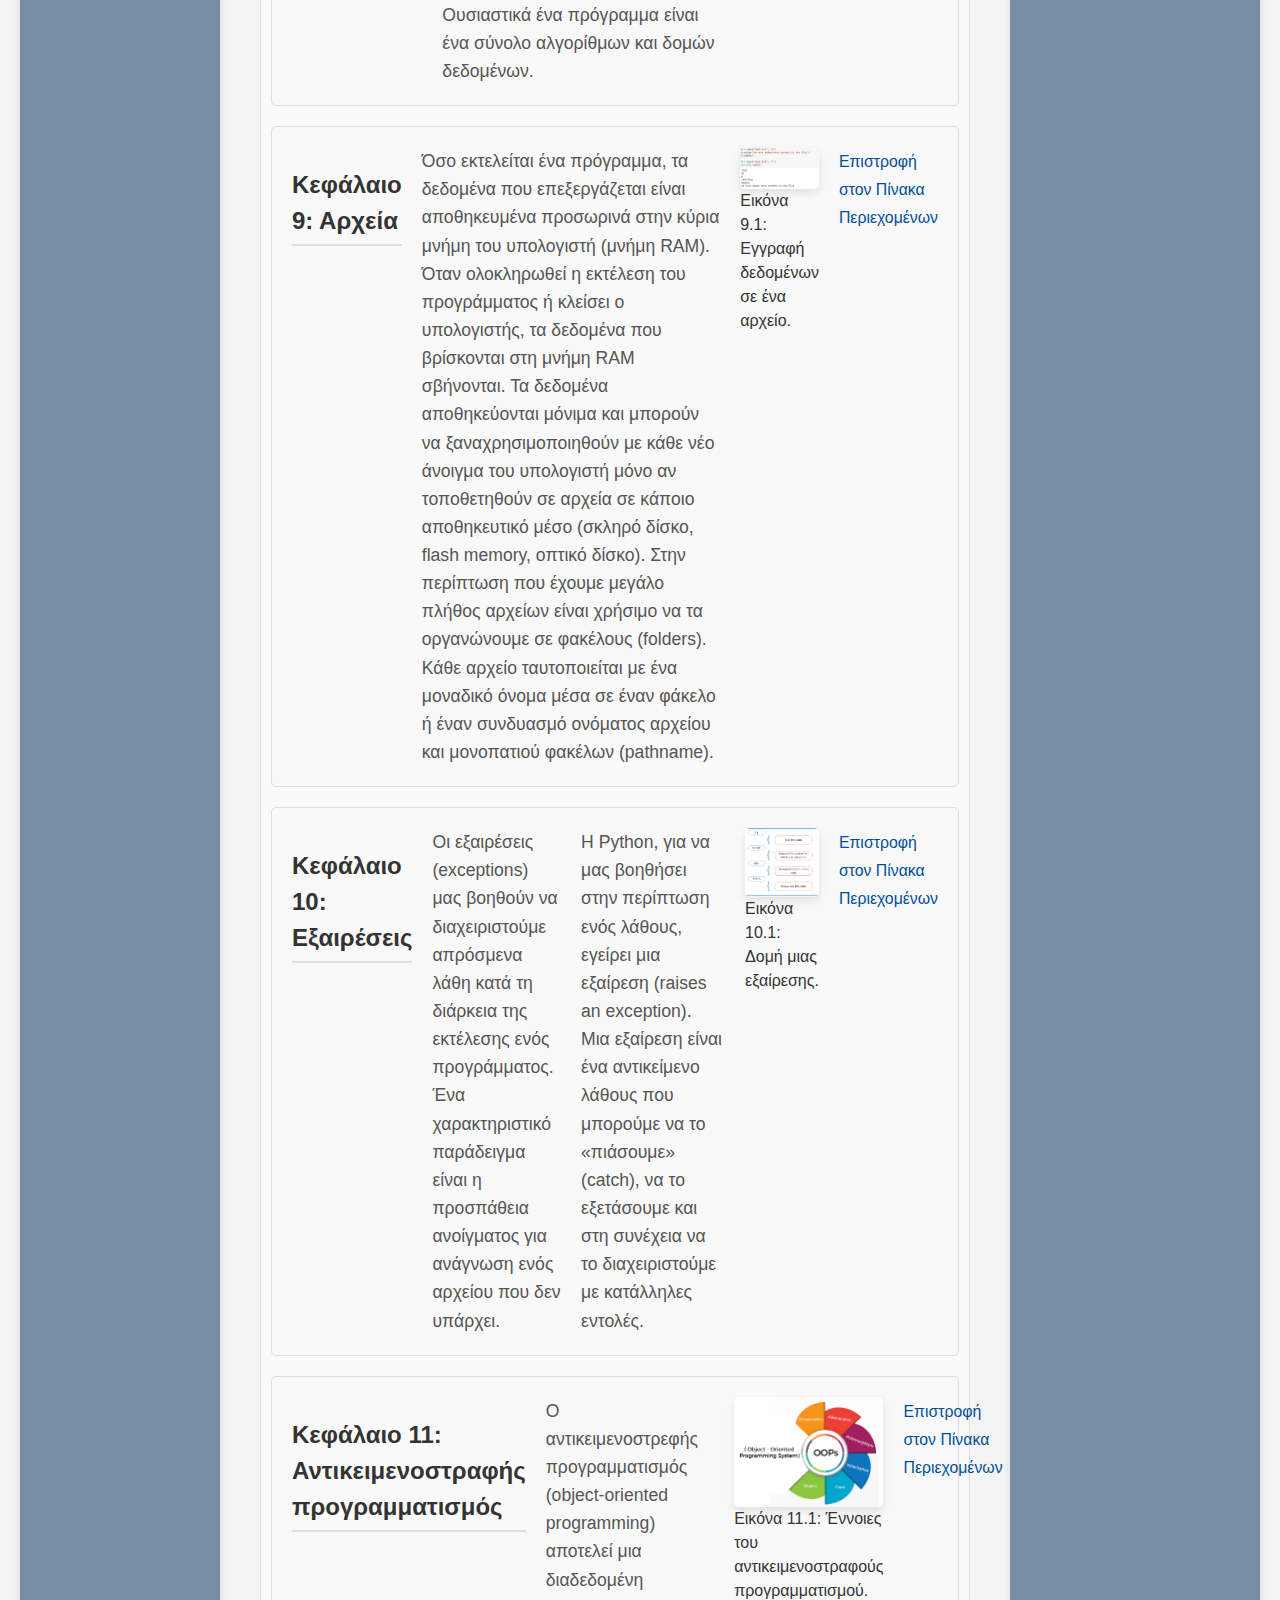
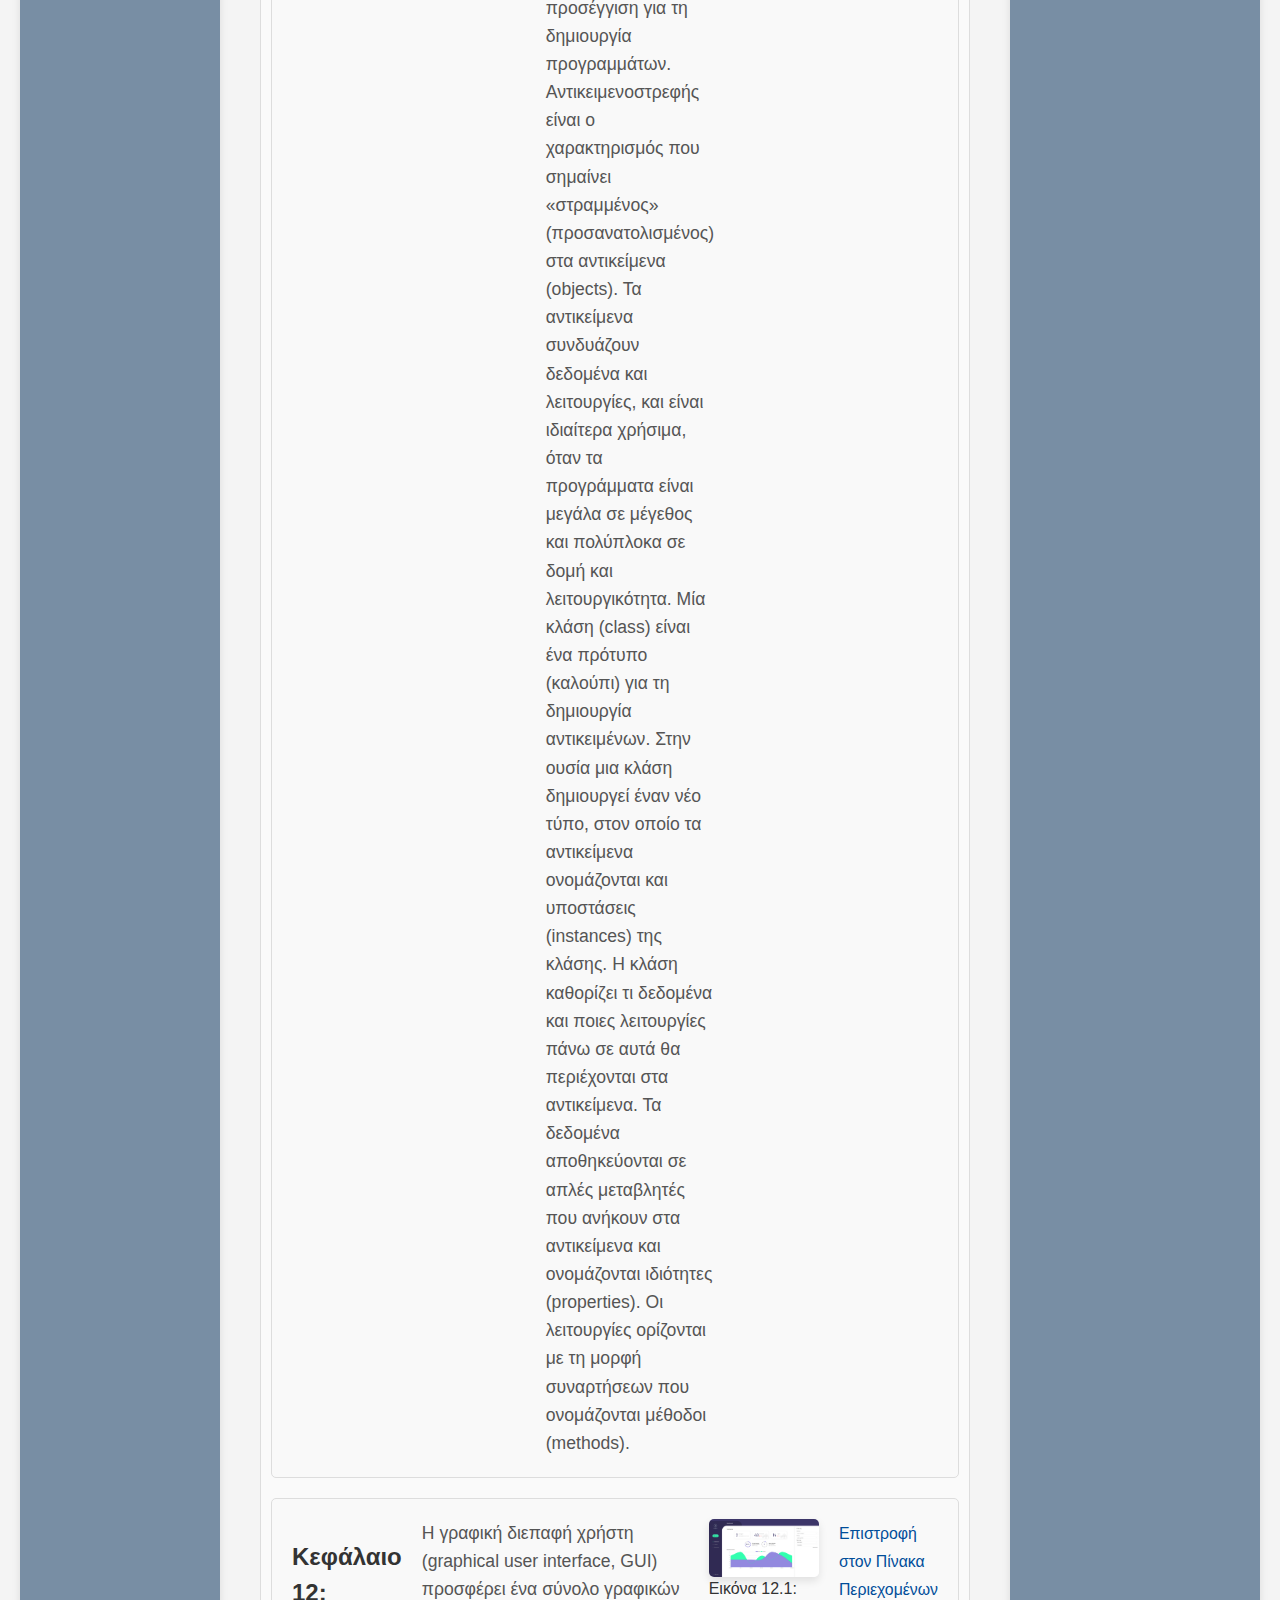
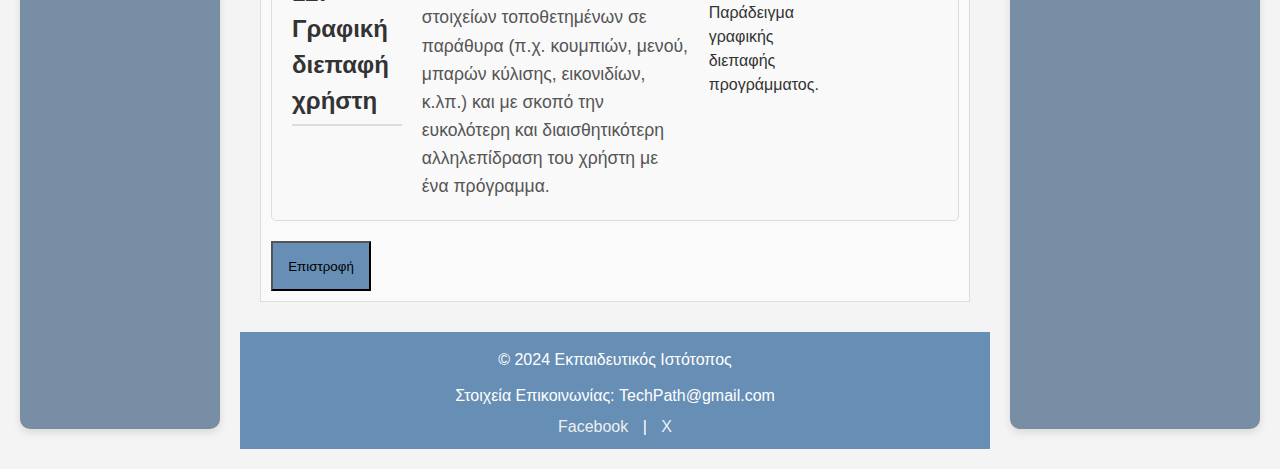
<file: python_book.html>
<!DOCTYPE html>
<html lang="el">
<head>
    <meta charset="UTF-8">
    <meta name="viewport" content="width=device-width, initial-scale=1.0">
    <title>python_book</title>
    <link rel="stylesheet" href="style.css">
</head>
<body>
    <div class="grid-container">
        <aside class="left-sidebar">
            <h3>Μερικές πληροφορίες για τον συγγραφέα</h3>
            <p>Ο Νικόλαος Αγγελιδάκης, γεννήθηκε το 1960 στην Ελευθερούπολη Καβάλας. Έχει πραγματοποιήσει σπουδές Διοίκησης
                 Επιχειρήσεων, με δίπλωμα Οικονομικών και Marketing στην Ζυρίχη, ενώ ειδικεύτηκε στις Δημόσιες Σχέσεις 
                 και στις Νέες Τεχνολογίες στην Ελβετία και στη Γερμανία. Έπειτα από μακροχρόνια δραστηριότητα, στην Οργάνωση 
                 Επιχειρήσεων σε ανάλογες διοικητικές θέσεις, απέκτησε τον τίτλο του Financial Engineer. Σήμερα ασχολείται με τη 
                 Συμβουλευτική Επιχειρήσεων, ενώ παράλληλα είναι Πρόεδρος του Οικονομικού Επιμελητηρίου Ελλάδας – Ελβετίας στη 
                 Ζυρίχη. 
              </p>
        </aside>
     <div class="main-content">
    <header>
        <div class="logo-title">
        <img src="photos/202161142.png" height="200" width="300" alt="logo">
        <h2>Εισαγωγή στον προγραμματισμό με την Python</h2>
        </div>
        <nav>
            <ul>
                <li><a href="index.html">Αρχική</a></li>
                <li><a href="categories.html">Θεματικές Ενότητες</a></li>
                <li><a href="aboutus.html">Ποιοι Είμαστε</a></li>
                <li><a href="form.html">Φόρμα εγγραφής</a></li>
            </ul>
        </nav>
    </header>
    <main>
    <img src="photos/eisagwgi-ston-programmatismo-me-tin-python.jpg" alt="Εξώφυλλο βιβλίου" width="200">
    <h2>Παρουσίαση</h2>
    <p>Αυτό το βιβλίο αποτελεί έναν ολοκληρωμένο οδηγό για όσους θέλουν να ξεκινήσουν τον προγραμματισμό με την Python, μία από τις πιο δημοφιλείς και φιλικές για αρχάριους γλώσσες προγραμματισμού. Σχεδιασμένο με στόχο να καλύψει τις ανάγκες νέων προγραμματιστών και όσων δεν έχουν προηγούμενη εμπειρία στον χώρο, προσφέρει μια προσεκτική εισαγωγή σε βασικές έννοιες, όπως οι μεταβλητές, οι δομές ελέγχου, οι βρόχοι, οι συναρτήσεις και τα αντικείμενα.</p>
    <p>Με έμφαση στην πρακτική προσέγγιση, το βιβλίο συνοδεύεται από απλές αλλά ουσιαστικές ασκήσεις και παραδείγματα, που θα σας βοηθήσουν να κατανοήσετε την κάθε έννοια σε βάθος. Επιπλέον, περιλαμβάνει και παραδείγματα πραγματικών εφαρμογών, ενθαρρύνοντας σας να αναπτύξετε τις πρώτες σας εφαρμογές.</p>
    <div class="details-container">
        <h3 class="details-header">Λεπτομέρειες</h3>
        <div class="details">
    <ul>
        <li>Συγγραφέας: Νικόλαος Αγγελιδάκης</li>
        <li>Αρ. Σελίδων: 154</li>
        <li>Έτος έκδοσης: 2015</li>
        <li>Αξιολόγηση: 4.2 / 5 (3,000 αξιολογήσεις)</li>
    </ul>

    <table id="pinakas">
        <tr style="background-color: grey;">
            <th>1ο Κεφάλαιο</th>
            <th>2ο Κεφάλαιο</th>
            <th>3ο Κεφάλαιο</th>
            <th>4ο Κεφάλαιο</th>
            <th>5ο Κεφάλαιο</th>
            <th>6ο Κεφάλαιο</th>
            <th>7ο Κεφάλαιο</th>
            <th>8ο Κεφάλαιο</th>
            <th>9ο Κεφάλαιο</th>
            <th>10ο Κεφάλαιο</th>
            <th>11ο Κεφάλαιο</th>
            <th>12ο Κεφάλαιο</th>
        </tr>
        <tr style="background-color: lightgray;">
            <td><a href="#intro_to_programming"> Εισαγωγή στην προγραμματισμό</a></td>
            <td><a href="#intro_to_python"> Εισαγωγή στην python</a></td>
            <td><a href="#variables"> Τιμές και τύποι, μεταβλητές</a></td>
            <td><a href="#expressions"> Εκφράσεις, τελεστές, σχόλια</a></td>
            <td><a href="#flow_control"> Έλεγχος ροής εκτέλεσης</a></td>
            <td><a href="#functions"> Συναρτήσεις</a></td>
            <td><a href="#strings"> Συμβολοσειρές</a></td>
            <td><a href="#data_structures"> Δομές δεδομένων</a></td>
            <td><a href="#files"> Αρχεία</a></td>
            <td><a href="#exceptions"> Εξαιρέσεις</a></td>
            <td><a href="#object_programming"> Αντικειμενοστραφής προγραμματισμός</a></td>
            <td><a href="#gui"> Γραφική διεπαφή χρήστη</a></td>
        </tr>
    </table>

    <!--1 chapter-->
    <section id="intro_to_programming">
        <h4>Κεφάλαιο 1: Εισαγωγή στην προγραμματισμό</h4>
        <p>Ο υπολογιστής αποτελεί μια εξαιρετική μηχανή επεξεργασίας δεδομένων και
            αντιμετώπισης υπολογιστικών προβλημάτων. Για να επιτευχθεί αυτό, θα πρέπει
            να του δώσουμε σαφείς εντολές με τη μορφή των προγραμμάτων. Η διαδικασία
            συγγραφής προγραμμάτων ονομάζεται προγραμματισμός και περιλαμβάνει τη
            διατύπωση των κατάλληλων εντολών προς τον υπολογιστή με τη χρήση
            τεχνητών γλωσσών, των γλωσσών προγραμματισμού.</p>
        <figure>
            <img src="photos/Intro-to-Programming.webp" alt="Εικόνα κεφαλαίου 1" width="300">
            <figcaption>Εικόνα 1.1: Εισαγωγική εικόνα.</figcaption>
        </figure>
        <p><a class= "smaller" href="#pinakas">Επιστροφή στον Πίνακα Περιεχομένων</a></p>
    </section>

    <!--2 chapter-->
    <section id="intro_to_python">
        <h4>Κεφάλαιο 2: Εισαγωγή στην python</h4>
        <p>Η Python είναι μια γλώσσα προγραμματισμού γενικής χρήσης, πάρα πολύ
            υψηλού επιπέδου, απλή και εύκολη στην
            εκμάθηση, ισχυρή, δυναμική, αποδοτική,
            παραγωγική και επεκτάσιμη. Είναι
            κατάλληλη και για αρχάριους και για
            έμπειρους προγραμματιστές. Μπορεί να
            χρησιμοποιηθεί τόσο για εκπαιδευτικούς
            σκοπούς όσο και για την ανάπτυξη
            ολοκληρωμένων εφαρμογών.</p>
        <figure>
            <img src="photos/into_python.png" alt="Εικόνα κεφαλαίου 2" width="300">
            <figcaption>Εικόνα 2.1: Εισαγωγή στην python.</figcaption>
        </figure>
        <p><a class= "smaller" href="#pinakas">Επιστροφή στον Πίνακα Περιεχομένων</a></p>
    </section>

    <!--3 chapter-->
    <section id="variables">
        <h4>Κεφάλαιο 3: Τιμές και τύποι, μεταβλητές</h4>
        <p>Η έννοια της μεταβλητής είναι σημαντική για τον προγραμματισμό. Οι
            μεταβλητές χρησιμοποιούνται για την αποθήκευση και διαχείριση δεδομένων σε
            ένα πρόγραμμα και είναι απαραίτητες για τη συγγραφή χρήσιμων προγραμμάτων.
            Στο κεφάλαιο αυτό θα γράψουμε εντολές στο Python Shell και θα τις
            εκτελέσουμε άμεσα. Απαιτείται εξάσκηση, για να αρχίσουμε σιγά-σιγά να
            μαθαίνουμε να προγραμματίζουμε. Γράψτε και εκτελέστε τις εντολές των
            παραδειγμάτων</p>
        <figure>
            <img src="photos/python_shell.webp" alt="Εικόνα κεφαλαίου 3" width="300">
            <figcaption>Εικόνα 3.1: Στιγμιότυπο απο το python shell στην εκτέλεση της εντολής <i>print</i>.</figcaption>
        </figure>
        <p><a class= "smaller" href="#pinakas">Επιστροφή στον Πίνακα Περιεχομένων</a></p>
    </section>

    <!--4 chapter-->
    <section id="expressions">
        <h4>Κεφάλαιο 4: Εκφράσεις, τελεστές, σχόλια</h4>
        <p>Οι περισσότερες εντολές ενός προγράμματος περιέχουν εκφράσεις. Μία
            έκφραση είναι ένας συνδυασμός συμβόλων, συνήθως τελεστών και τελεστέων,
            που αποτιμώνται σε μία τιμή. Ένας τελεστής είναι ένα σύμβολο που αναπαριστά
            μία λειτουργία. Ένα απλό παράδειγμα έκφρασης είναι η 3 + 2 , όπου το
            σύμβολο + είναι ο τελεστής που αναπαριστά τη λειτουργία της πρόσθεσης, οι
            αριθμοί 3 και 2 είναι οι τελεστέοι της έκφρασης και η αποτίμησή της θα δώσει
            την τιμή 5.</p>
            <p>Μία καλή πρακτική στον προγραμματισμό είναι η τοποθέτηση σχολίων στα
            προγράμματά μας, ειδικά στα μεγαλύτερα, για καλύτερη κατανόηση του κώδικα.</p>
        <figure>
            <img src="photos/What-is-an-Expression.jpg" alt="Εικόνα κεφαλαίου 4" width="300">
            <figcaption>Εικόνα 4.1: Παράδειγμα έκφρασης στην γλώσσα python.</figcaption>
        </figure>
        <p><a class= "smaller" href="#pinakas">Επιστροφή στον Πίνακα Περιεχομένων</a></p>
    </section>

    <!--5 chapter-->
    <section id="flow_control">
        <h4>Κεφάλαιο 5: Έλεγχος ροής εκτέλεσης</h4>
        <p>Τα πιο απλά προγράμματα αποτελούνται από μια σειρά από
            εντολές που εκτελούνται από την Python πιστά η μία μετά την άλλη. Η
            ακολουθιακή (σειριακή) αυτή δομή εντολών χρησιμοποιείται πρακτικά για την
            αντιμετώπιση πολύ απλών προβλημάτων. Σε πιο σύνθετα προβλήματα απαιτείται
            η χρήση κατάλληλων εντολών για έλεγχο συνθηκών, με τελικό σκοπό την επιλογή
            των απαραίτητων ομάδων εντολών που θα εκτελούνται κάθε φορά που θα
            «τρέχει» ένα πρόγραμμα (δομή επιλογής). Ο έλεγχος μιας συνθήκης, στις
            περισσότερες γλώσσες προγραμματισμού, βασίζεται στη λογική Boolean, όπου
            υπάρχουν μόνο δύο τιμές (True και False) και αξιοποιούνται οι λογικοί
            τελεστές. Επίσης, σε πολλές περιπτώσεις χρειάζεται η πολλαπλή επανάληψη
            μιας συγκεκριμένης ομάδας εντολών (δομή επανάληψης).</p>
        <figure>
            <img src="photos/for_command.jpg" alt="Εικόνα κεφαλαίου 5" width="300">
            <figcaption>Εικόνα 5.1: Δομή της εντολής επανάληψης <i>for</i>.</figcaption>
        </figure>
        <p><a class= "smaller" href="#pinakas">Επιστροφή στον Πίνακα Περιεχομένων</a></p>
    </section>

    <!--6 chapter-->
    <section id="functions">
        <h4>Κεφάλαιο 6: Συναρτήσεις</h4>
        <p>Οι συναρτήσεις στον προγραμματισμό είναι επαναχρησιμοποιήσιμα μέρη
            προγραμμάτων. Μια συνάρτηση μας επιτρέπει να δίνουμε ένα όνομα σε μια ομάδα
            εντολών και να την εκτελούμε χρησιμοποιώντας το όνομά της οπουδήποτε στο
            πρόγραμμά μας και για όσες φορές θέλουμε. Επίσης, μια συνάρτηση μπορεί να
            δεχθεί είσοδο και να παραγάγει έξοδο (επιστρεφόμενη τιμή). Ο ορισμός μιας νέας
            συνάρτησης μπορεί να κάνει ένα πρόγραμμα μικρότερο, απομακρύνοντας τμήματα
            κώδικα που επαναλαμβάνονται. Οι τυχόν διορθώσεις ή αλλαγές γίνονται σε ένα
            και μόνο μέρος του προγράμματος. Οι συναρτήσεις γενικά διευκολύνουν τη
            συγγραφή, ανάγνωση, κατανόηση και διόρθωση ενός προγράμματος.</p>
        <figure>
            <img src="photos/function.png" alt="Εικόνα κεφαλαίου 6" width="300">
            <figcaption>Εικόνα 6.1: Παράδειγμα ορισμού συνάρτησης.</figcaption>
        </figure>
        <p><a class= "smaller" href="#pinakas">Επιστροφή στον Πίνακα Περιεχομένων</a></p>
    </section>

    <!--7 chapter-->
    <section id="strings">
        <h4>Κεφάλαιο 7: Συμβολοσειρές</h4>
        <p>Μια συμβολοσειρά (string) είναι μια ακολουθία από χαρακτήρες (αριθμητικά
            ψηφία, γράμματα, σύμβολα) και ανήκει στον τύπο str. Μπορούμε να ορίσουμε
            συμβολοσειρές με μονά, διπλά ή και τριπλά εισαγωγικά.</p>
            <p>Σε αντίθεση με τους τύπους int και float, ο τύπος str αποτελείται
                από μικρότερα κομμάτια, τους χαρακτήρες, γι’ αυτό και λέγεται σύνθετος.
                Ανάλογα με το τι θέλουμε να κάνουμε στο πρόγραμμά μας, μεταχειριζόμαστε έναν
                σύνθετο τύπο είτε ως ενιαίο σύνολο είτε ως αποτελούμενο από διακριτά μέρη.
                Τις συμβολοσειρές μπορούμε να τις διαβάσουμε
                από το πληκτρολόγιο ως είσοδο, μπορούμε να τις
                τυπώσουμε και στην οθόνη του υπολογιστή μας.</p>
        <figure>
            <img src="photos/python_string.png" alt="Εικόνα κεφαλαίου 7" width="250" height="250">
            <figcaption>Εικόνα 7.1: Παράδειγμα χρήσης <i>string</i> στο python shell.</figcaption>
        </figure>
        <p><a class= "smaller" href="#pinakas">Επιστροφή στον Πίνακα Περιεχομένων</a></p>
    </section>

    <!--7 chapter-->
    <section id="strings">
        <h4>Κεφάλαιο 7: Συμβολοσειρές</h4>
        <p>Μια συμβολοσειρά (string) είναι μια ακολουθία από χαρακτήρες (αριθμητικά
            ψηφία, γράμματα, σύμβολα) και ανήκει στον τύπο str. Μπορούμε να ορίσουμε
            συμβολοσειρές με μονά, διπλά ή και τριπλά εισαγωγικά.</p>
            <p>Σε αντίθεση με τους τύπους int και float, ο τύπος str αποτελείται
                από μικρότερα κομμάτια, τους χαρακτήρες, γι’ αυτό και λέγεται σύνθετος.
                Ανάλογα με το τι θέλουμε να κάνουμε στο πρόγραμμά μας, μεταχειριζόμαστε έναν
                σύνθετο τύπο είτε ως ενιαίο σύνολο είτε ως αποτελούμενο από διακριτά μέρη.
                Τις συμβολοσειρές μπορούμε να τις διαβάσουμε
                από το πληκτρολόγιο ως είσοδο, μπορούμε να τις
                τυπώσουμε και στην οθόνη του υπολογιστή μας.</p>
        <figure>
            <img src="photos/python_string.png" alt="Εικόνα κεφαλαίου 7" width="250" height="250">
            <figcaption>Εικόνα 7.1: Παράδειγμα χρήσης <i>string</i> στο python shell.</figcaption>
        </figure>
        <p><a class= "smaller" href="#pinakas">Επιστροφή στον Πίνακα Περιεχομένων</a></p>
    </section>

    <!--8 chapter-->
    <section id="data_structures">
        <h4>Κεφάλαιο 8: Δομές Δεδομένων</h4>
        <p>Μία δομή δεδομένων (data structure) είναι σύνολο δεδομένων (τιμών) μαζί
            με ένα σύνολο επιτρεπτών λειτουργιών (πράξεων) επί αυτών. Οι πιο βασικές
            λειτουργίες είναι οι ακόλουθες: προσπέλαση, εισαγωγή, διαγραφή, αναζήτηση,
            ταξινόμηση, συγχώνευση και διαχωρισμός. Τα δεδομένα που χειρίζονται τα
            διάφορα προγράμματα που αναπτύσσουμε θα πρέπει να είναι οργανωμένα σε
            δομές δεδομένων. Ουσιαστικά ένα πρόγραμμα είναι ένα σύνολο αλγορίθμων και
            δομών δεδομένων.</p>
        <figure>
            <img src="photos/data_structures.png" alt="Εικόνα κεφαλαίου 8" width="300" >
            <figcaption>Εικόνα 8.1: Δομές δεδομένων της python.</figcaption>
        </figure>
        <p><a class= "smaller" href="#pinakas">Επιστροφή στον Πίνακα Περιεχομένων</a></p>
    </section>

    <!--9 chapter-->
    <section id="files">
        <h4>Κεφάλαιο 9: Αρχεία</h4>
        <p>Όσο εκτελείται ένα πρόγραμμα, τα δεδομένα που επεξεργάζεται είναι
            αποθηκευμένα προσωρινά στην κύρια μνήμη του υπολογιστή (μνήμη RAM). Όταν
            ολοκληρωθεί η εκτέλεση του προγράμματος ή κλείσει ο υπολογιστής, τα
            δεδομένα που βρίσκονται στη μνήμη RAM σβήνονται. Τα δεδομένα
            αποθηκεύονται μόνιμα και μπορούν να ξαναχρησιμοποιηθούν με κάθε νέο άνοιγμα
            του υπολογιστή μόνο αν τοποθετηθούν σε αρχεία σε κάποιο αποθηκευτικό μέσο
            (σκληρό δίσκο, flash memory, οπτικό δίσκο). Στην περίπτωση που έχουμε
            μεγάλο πλήθος αρχείων είναι χρήσιμο να τα οργανώνουμε σε φακέλους
            (folders). Κάθε αρχείο ταυτοποιείται με ένα μοναδικό όνομα μέσα σε έναν
            φάκελο ή έναν συνδυασμό ονόματος αρχείου και μονοπατιού φακέλων
            (pathname).</p>
        <figure>
            <img src="photos/files.webp" alt="Εικόνα κεφαλαίου 9" width="300" >
            <figcaption>Εικόνα 9.1: Εγγραφή δεδομένων σε ένα αρχείο.</figcaption>
        </figure>
        <p><a class= "smaller" href="#pinakas">Επιστροφή στον Πίνακα Περιεχομένων</a></p>
    </section>

    <!--10 chapter-->
    <section id="exceptions">
        <h4>Κεφάλαιο 10: Εξαιρέσεις</h4>
        <p>Οι εξαιρέσεις (exceptions) μας βοηθούν να διαχειριστούμε απρόσμενα λάθη
            κατά τη διάρκεια της εκτέλεσης ενός προγράμματος. Ένα χαρακτηριστικό
            παράδειγμα είναι η προσπάθεια ανοίγματος για ανάγνωση ενός αρχείου που δεν
            υπάρχει.</p>
            <p>Η Python, για να μας βοηθήσει στην περίπτωση ενός λάθους, εγείρει μια
                εξαίρεση (raises an exception). Μια εξαίρεση είναι ένα αντικείμενο λάθους που
                μπορούμε να το «πιάσουμε» (catch), να το
                εξετάσουμε και στη συνέχεια να το
                διαχειριστούμε με κατάλληλες εντολές.</p>
        <figure>
            <img src="photos/exception.png" alt="Εικόνα κεφαλαίου 10" width="300" >
            <figcaption>Εικόνα 10.1: Δομή μιας εξαίρεσης.</figcaption>
        </figure>
        <p><a class= "smaller" href="#pinakas">Επιστροφή στον Πίνακα Περιεχομένων</a></p>
    </section>

    <!--11 chapter-->
    <section id="object_programming">
        <h4>Κεφάλαιο 11: Αντικειμενοστραφής προγραμματισμός</h4>
        <p>Ο αντικειμενοστρεφής προγραμματισμός (object-oriented programming)
            αποτελεί μια διαδεδομένη προσέγγιση για τη δημιουργία προγραμμάτων.
            Αντικειμενοστρεφής είναι ο χαρακτηρισμός που σημαίνει «στραμμένος»
            (προσανατολισμένος) στα αντικείμενα (objects). Τα αντικείμενα συνδυάζουν
            δεδομένα και λειτουργίες, και είναι ιδιαίτερα χρήσιμα, όταν τα προγράμματα είναι
            μεγάλα σε μέγεθος και πολύπλοκα σε δομή και λειτουργικότητα. Μία κλάση
            (class) είναι ένα πρότυπο (καλούπι) για τη δημιουργία αντικειμένων. Στην ουσία
            μια κλάση δημιουργεί έναν νέο τύπο, στον οποίο τα αντικείμενα ονομάζονται και
            υποστάσεις (instances) της κλάσης. Η κλάση καθορίζει τι δεδομένα και ποιες
            λειτουργίες πάνω σε αυτά θα περιέχονται στα αντικείμενα. Τα δεδομένα
            αποθηκεύονται σε απλές μεταβλητές που ανήκουν στα αντικείμενα και
            ονομάζονται ιδιότητες (properties). Οι λειτουργίες ορίζονται με τη μορφή
            συναρτήσεων που ονομάζονται μέθοδοι (methods).</p>
        <figure>
            <img src="photos/object_programming.png" alt="Εικόνα κεφαλαίου 11" width="300" >
            <figcaption>Εικόνα 11.1: Έννοιες του αντικειμενοστραφούς προγραμματισμού.</figcaption>
        </figure>
        <p><a class= "smaller" href="#pinakas">Επιστροφή στον Πίνακα Περιεχομένων</a></p>
    </section>

    <!--12 chapter-->
    <section id="gui">
        <h4>Κεφάλαιο 12: Γραφική διεπαφή χρήστη</h4>
        <p>Η γραφική διεπαφή χρήστη (graphical user interface, GUI) προσφέρει ένα
            σύνολο γραφικών στοιχείων τοποθετημένων σε παράθυρα (π.χ. κουμπιών, μενού,
            μπαρών κύλισης, εικονιδίων, κ.λπ.) και με σκοπό την ευκολότερη και
            διαισθητικότερη αλληλεπίδραση του χρήστη με ένα πρόγραμμα.</p>
        <figure>
            <img src="photos/gui.png" alt="Εικόνα κεφαλαίου 12" width="300" >
            <figcaption>Εικόνα 12.1: Παράδειγμα γραφικής διεπαφής προγράμματος.</figcaption>
        </figure>
        <p><a class= "smaller" href="#pinakas">Επιστροφή στον Πίνακα Περιεχομένων</a></p>
    </section>
    
    <!--<a href="python_programming.html">Επιστροφή</a>-->
    <a href="python_programming.html">
        <button style=" background-color: #678eb5; width: 100px; height: 50px;" >Επιστροφή</button>
    </a>
</main>
<footer>
    <p>&copy; 2024 Εκπαιδευτικός Ιστότοπος</p>
    <p>Στοιχεία Επικοινωνίας: TechPath@gmail.com</p>
    <div>
        <a href="https://facebook.com">Facebook</a> |
        <a href="https://twitter.com">X</a>
    </div>
</footer>
</div>
<aside class="right-sidebar">
    <h2>Κατεβάστε,το βιβλιο και τον πηγαίο κώδικα των παραδείγμάτων του βιβλίου ,παράλληλα επικοινωνηστε και με τον συγγραφέα παρακάτω </h2>
    <a href="https://aggelid.mysch.gr/pythonbook/#:~:text=%CE%9A%CE%B1%CF%84%CE%B5%CE%B2%CE%AC%CF%83%CF%84%CE%B5%20%CF%84%CE%BF%CE%BD%20%CF%80%CE%B7%CE%B3%CE%B1%CE%AF%CE%BF%20%CE%BA%
    CF%8E%CE%B4%CE%B9%CE%BA%CE%B1%20%CF%84%CF%89%CE%BD%20%CF%80%CE%B1%CF%81%CE%B1%CE%B4%CE%B5%CE%B9%CE%B3%CE%BC%CE%AC%CF%84%CF%89%CE%BD%20%CF%84%CE%BF%CF%85%20%CE%B2%CE%B9%CE%B2%CE%BB%CE%AF%CE%BF%CF%85" class="ad-button" target="_blank">εδώ </a>
</aside>
</body>
</html>
</file>
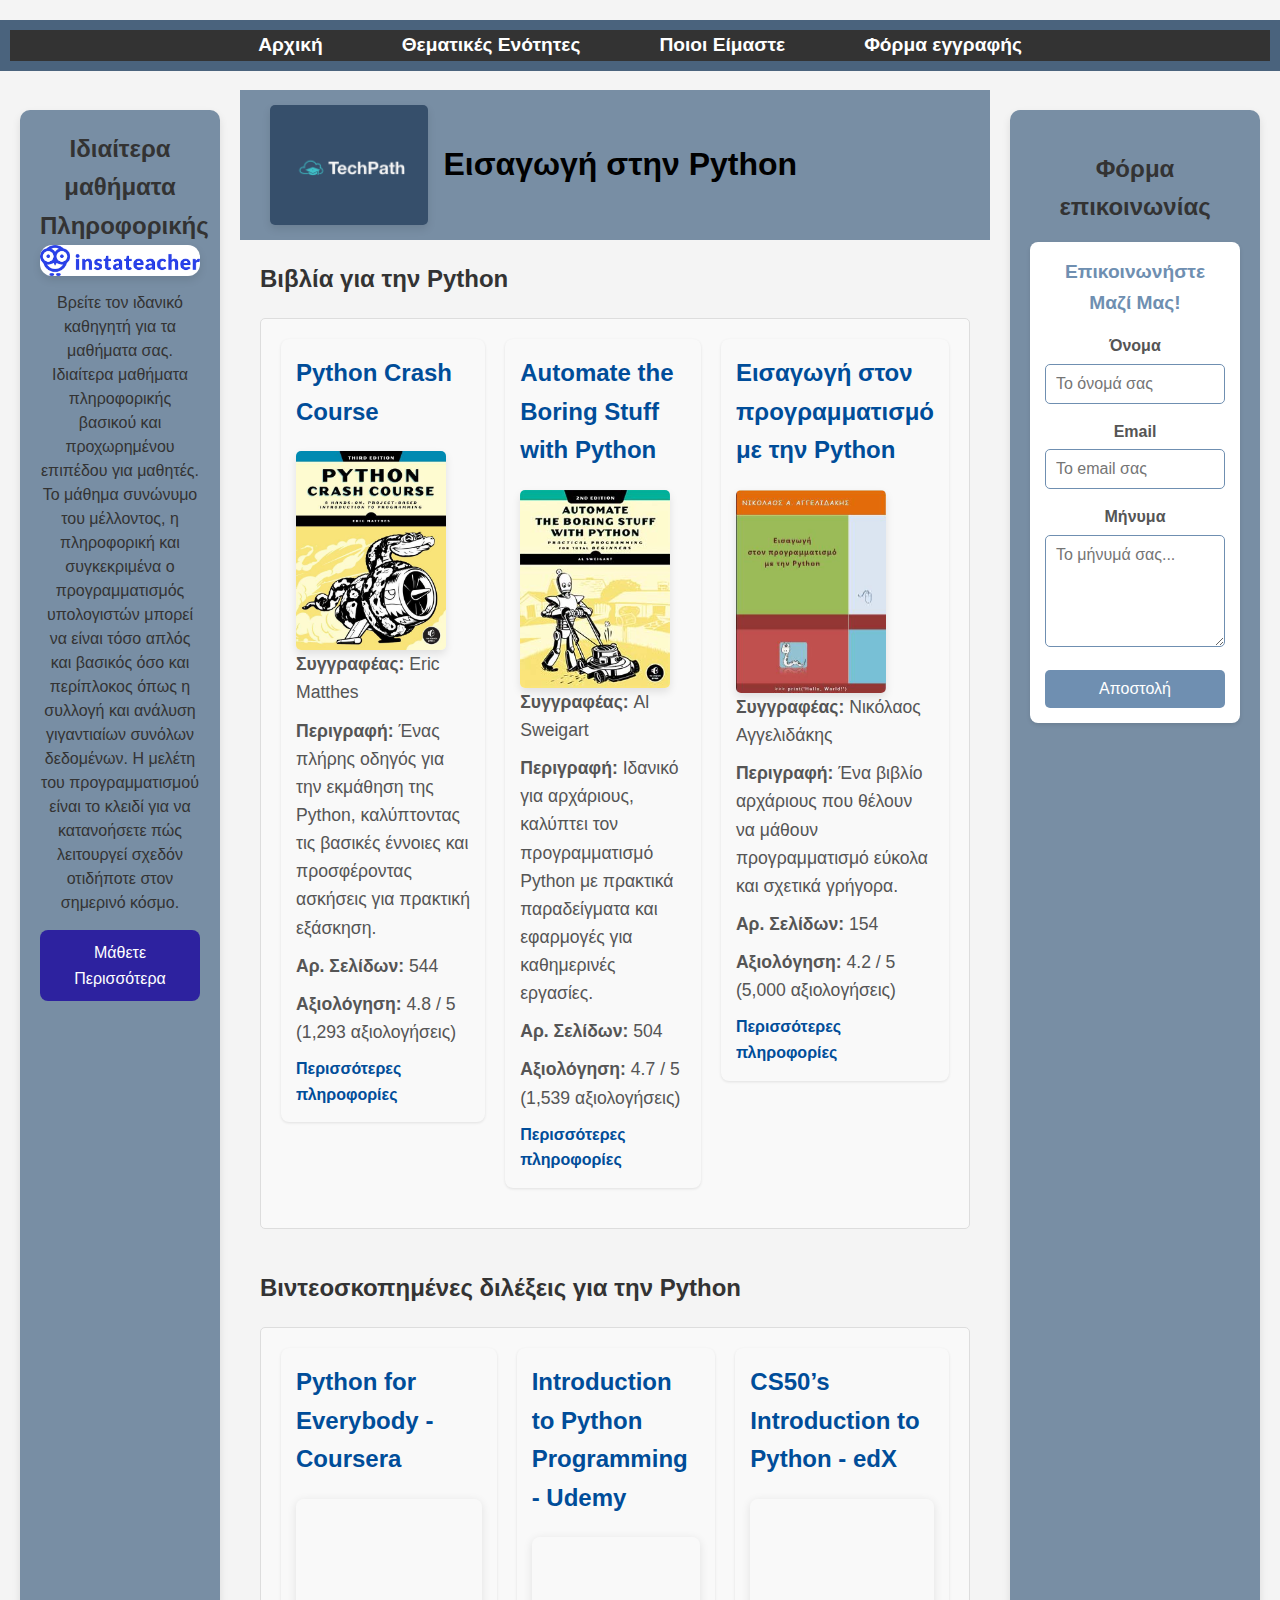
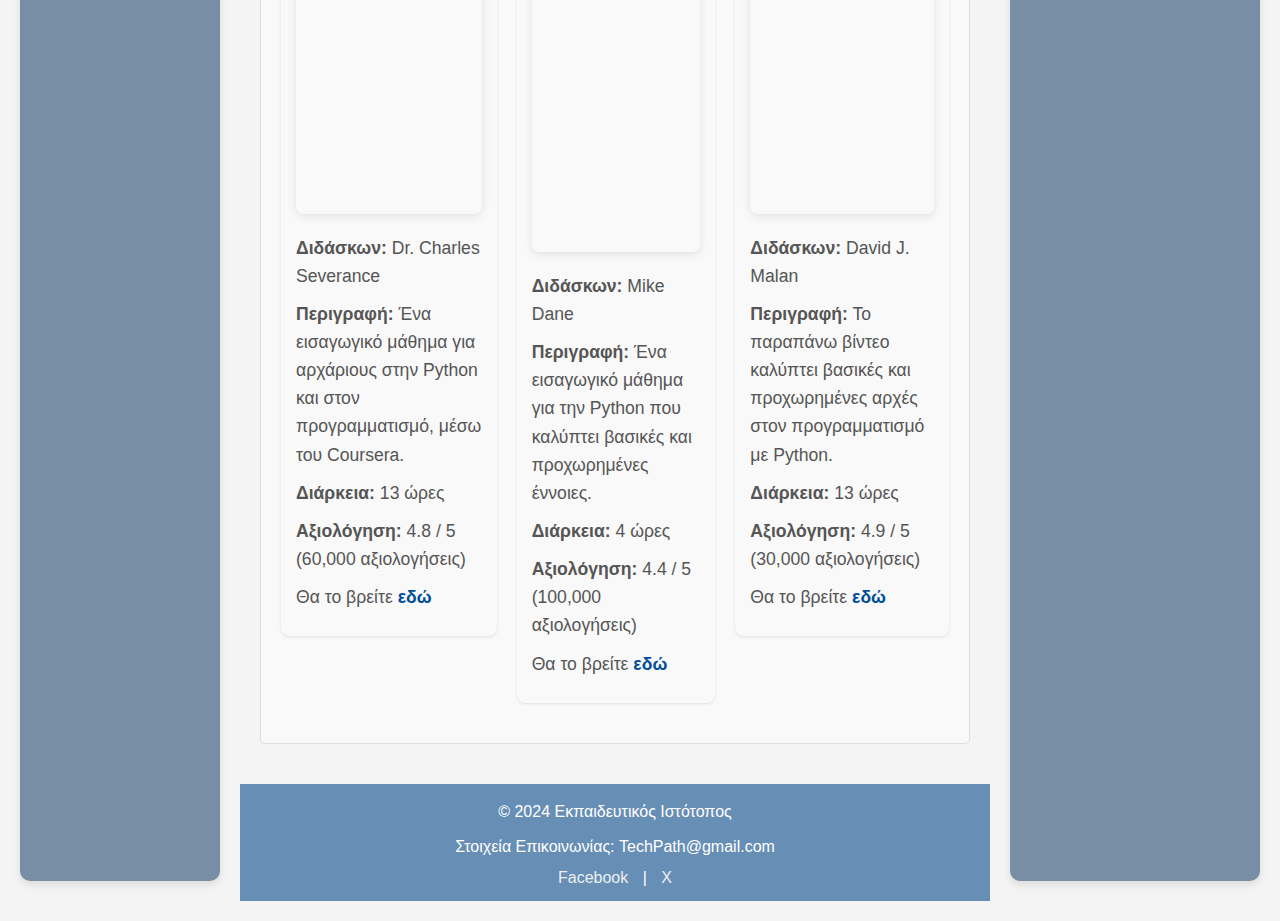
<file: python_programming.html>
<!DOCTYPE html>
<html lang="el">
<head>
    <meta charset="UTF-8">
    <meta name="viewport" content="width=device-width, initial-scale=1.0">
    <title>Εισαγωγή στην Python - Βιβλία και Βίντεο</title>
    <link rel="stylesheet" href="style.css">
</head>
<body>
    <div class="grid-container">
        <aside class="left-sidebar">
            <h2>Ιδιαίτερα μαθήματα Πληροφορικής</h2>
            <div class="ad-container">
            <img src="photos/instateacher.png" alt="Ιδιαίτερα μαθήματα Πληροφορικής" />
                <p> Βρείτε τον ιδανικό καθηγητή για τα μαθήματα σας. Ιδιαίτερα μαθήματα πληροφορικής βασικού και 
                προχωρημένου επιπέδου για μαθητές. Το μάθημα συνώνυμο του μέλλοντος, η πληροφορική και συγκεκριμένα ο προγραμματισμός
                 υπολογιστών μπορεί να είναι τόσο απλός και βασικός όσο και περίπλοκος όπως η συλλογή και ανάλυση γιγαντιαίων 
                 συνόλων δεδομένων.
                   Η μελέτη του προγραμματισμού είναι το κλειδί για να κατανοήσετε πώς λειτουργεί σχεδόν οτιδήποτε στον σημερινό κόσμο.</p>
                 
                 <a href="https://www.instateacher.gr/idiaitera-mathimata/sholika/pliroforiki" class="ad-button" target="_blank">Μάθετε Περισσότερα</a>
             </div>
        </aside>
    <div class="main-content">
        <header>
            <div class="logo-title">
            <img src="photos/202161142.png" height="200" width="300" alt="logo">
            <h1>Εισαγωγή στην Python</h1>
            </div>
        <nav>
            <ul>
                <li><a href="index.html">Αρχική</a></li>
                <li><a href="categories.html">Θεματικές Ενότητες</a></li>
                <li><a href="aboutus.html">Ποιοι Είμαστε</a></li>
                <li><a href="form.html">Φόρμα εγγραφής</a></li>
            </ul>
            </nav>
        </header>
    
    <main>  
        <h2>Βιβλία για την Python</h2>
        <section>
            <article>
                <h2>Python Crash Course</h2>
                <img src="photos/python-crash-course.jpg" alt="Python Crash Course Book Cover" width="150">
                <p><strong>Συγγραφέας:</strong> Eric Matthes</p>
                <p><strong>Περιγραφή:</strong> Ένας πλήρης οδηγός για την εκμάθηση της Python, καλύπτοντας τις βασικές έννοιες και προσφέροντας ασκήσεις για πρακτική εξάσκηση.</p>
                <p><strong>Αρ. Σελίδων:</strong> 544</p>
                <p><strong>Αξιολόγηση:</strong> 4.8 / 5 (1,293 αξιολογήσεις)</p>
                <a href="https://www.amazon.com/dp/1718502702/ref=sspa_dk_detail_0?psc=1&pd_rd_i=1718502702&pd_rd_w=wdcky&content-id=amzn1.sym.386c274b-4bfe-4421-9052-a1a56db557ab&pf_rd_p=386c274b-4bfe-4421-9052-a1a56db557ab&pf_rd_r=62T8TH06G30Y6XYFC7K9&pd_rd_wg=5H1nE&pd_rd_r=d6d6159d-85c6-420c-9703-adf505c10067&s=books&sp_csd=d2lkZ2V0TmFtZT1zcF9kZXRhaWxfdGhlbWF0aWM">Περισσότερες πληροφορίες</a>
            </article>

            <article>
                <h2>Automate the Boring Stuff with Python</h2>
                <img src="photos/automate-the-boring-stuff-with-python.jpg" alt="Automate the Boring Stuff with Python Book Cover" width="150">
                <p><strong>Συγγραφέας:</strong> Al Sweigart</p>
                <p><strong>Περιγραφή:</strong> Ιδανικό για αρχάριους, καλύπτει τον προγραμματισμό Python με πρακτικά παραδείγματα και εφαρμογές για καθημερινές εργασίες.</p>
                <p><strong>Αρ. Σελίδων:</strong> 504</p>
                <p><strong>Αξιολόγηση:</strong> 4.7 / 5 (1,539 αξιολογήσεις)</p>
                <a href="https://automatetheboringstuff.com/">Περισσότερες πληροφορίες</a>
            </article>

            <article>
                <h2>Εισαγωγή στον προγραμματισμό με την Python</h2>
                <img src="photos/eisagwgi-ston-programmatismo-me-tin-python.jpg" alt="Learning Python Book Cover" width="150">
                <p><strong>Συγγραφέας:</strong> Νικόλαος Αγγελιδάκης</p>
                <p><strong>Περιγραφή:</strong> Ένα βιβλίο αρχάριους που θέλουν να μάθουν προγραμματισμό εύκολα και σχετικά γρήγορα.</p>
                <p><strong>Αρ. Σελίδων:</strong> 154</p>
                <p><strong>Αξιολόγηση:</strong> 4.2 / 5 (5,000 αξιολογήσεις)</p>
                <a href="python_book.html">Περισσότερες πληροφορίες</a>
            </article>
        </section>

        <h2>Βιντεοσκοπημένες διλέξεις για την Python</h2>
        <section>
            <article>
                <h2>Python for Everybody - Coursera</h2>
                <iframe width="560" height="315" src="https://www.youtube.com/embed/8DvywoWv6fI?si=e48zRL8wCpGBxvHU" title="YouTube video player" frameborder="0" allow="accelerometer; autoplay; clipboard-write; encrypted-media; gyroscope; picture-in-picture; web-share" referrerpolicy="strict-origin-when-cross-origin" allowfullscreen></iframe>
                <p><strong>Διδάσκων:</strong> Dr. Charles Severance</p>
                <p><strong>Περιγραφή:</strong> Ένα εισαγωγικό μάθημα για αρχάριους στην Python και στον προγραμματισμό, μέσω του Coursera.</p>
                <p><strong>Διάρκεια:</strong> 13  ώρες</p>
                <p><strong>Αξιολόγηση:</strong> 4.8 / 5 (60,000 αξιολογήσεις)</p>
                <p>Θα το βρείτε <a href="https://www.youtube.com/watch?v=8DvywoWv6fI">εδώ</a></p>
            </article>

            <article>
                <h2>Introduction to Python Programming - Udemy</h2>
                <iframe width="560" height="315" src="https://www.youtube.com/embed/rfscVS0vtbw?si=DGjWm8FIGBrZFrOG" title="YouTube video player" frameborder="0" allow="accelerometer; autoplay; clipboard-write; encrypted-media; gyroscope; picture-in-picture; web-share" referrerpolicy="strict-origin-when-cross-origin" allowfullscreen></iframe>
                <p><strong>Διδάσκων:</strong> Mike Dane</p>
                <p><strong>Περιγραφή:</strong> Ένα εισαγωγικό μάθημα για την Python που καλύπτει βασικές και προχωρημένες έννοιες.</p>
                <p><strong>Διάρκεια:</strong> 4 ώρες</p>
                <p><strong>Αξιολόγηση:</strong> 4.4 / 5 (100,000 αξιολογήσεις)</p>
                <p>Θα το βρείτε <a href="https://www.youtube.com/watch?v=rfscVS0vtbw">εδώ</a></p>
            </article>

            <article>
                <h2>CS50’s Introduction to Python - edX</h2>
                <iframe width="560" height="315" src="https://www.youtube.com/embed/nLRL_NcnK-4?si=xzGfB-BLAHeepHc9" title="YouTube video player" frameborder="0" allow="accelerometer; autoplay; clipboard-write; encrypted-media; gyroscope; picture-in-picture; web-share" referrerpolicy="strict-origin-when-cross-origin" allowfullscreen></iframe>
                <p><strong>Διδάσκων:</strong> David J. Malan</p>
                <p><strong>Περιγραφή:</strong> Το παραπάνω βίντεο καλύπτει βασικές και προχωρημένες αρχές στον προγραμματισμό με Python.</p>
                <p><strong>Διάρκεια:</strong> 13 ώρες</p>
                <p><strong>Αξιολόγηση:</strong> 4.9 / 5 (30,000 αξιολογήσεις)</p>
                <p>Θα το βρείτε <a href="https://www.youtube.com/watch?v=nLRL_NcnK-4">εδώ</a></p>
            </article>
        </section>
    </main> 
    <footer>
        <p>&copy; 2024 Εκπαιδευτικός Ιστότοπος</p>
        <p>Στοιχεία Επικοινωνίας: TechPath@gmail.com</p>
        <div>
            <a href="https://facebook.com">Facebook</a> |
            <a href="https://twitter.com">X</a>
        </div>
    </footer>

</div>
 <aside class="right-sidebar">
         <h3>Φόρμα επικοινωνίας</h3>
            <div class="contact-widget">
                <h1>Επικοινωνήστε Μαζί Μας!</h1>
                <form action="#" method="POST">
                    <label for="name">Όνομα</label>
                    <input type="text" id="name" name="name" placeholder="Το όνομά σας" required>
            
                    <label for="email">Email</label>
                    <input type="email" id="email" name="email" placeholder="Το email σας" required>
            
                    <label for="message">Μήνυμα</label>
                    <textarea id="message" name="message" rows="5" placeholder="Το μήνυμά σας..." required></textarea>
            
                    <button type="submit">Αποστολή</button>
                </form>
        </div>
    </aside>
   
</body>
</html>
</file>
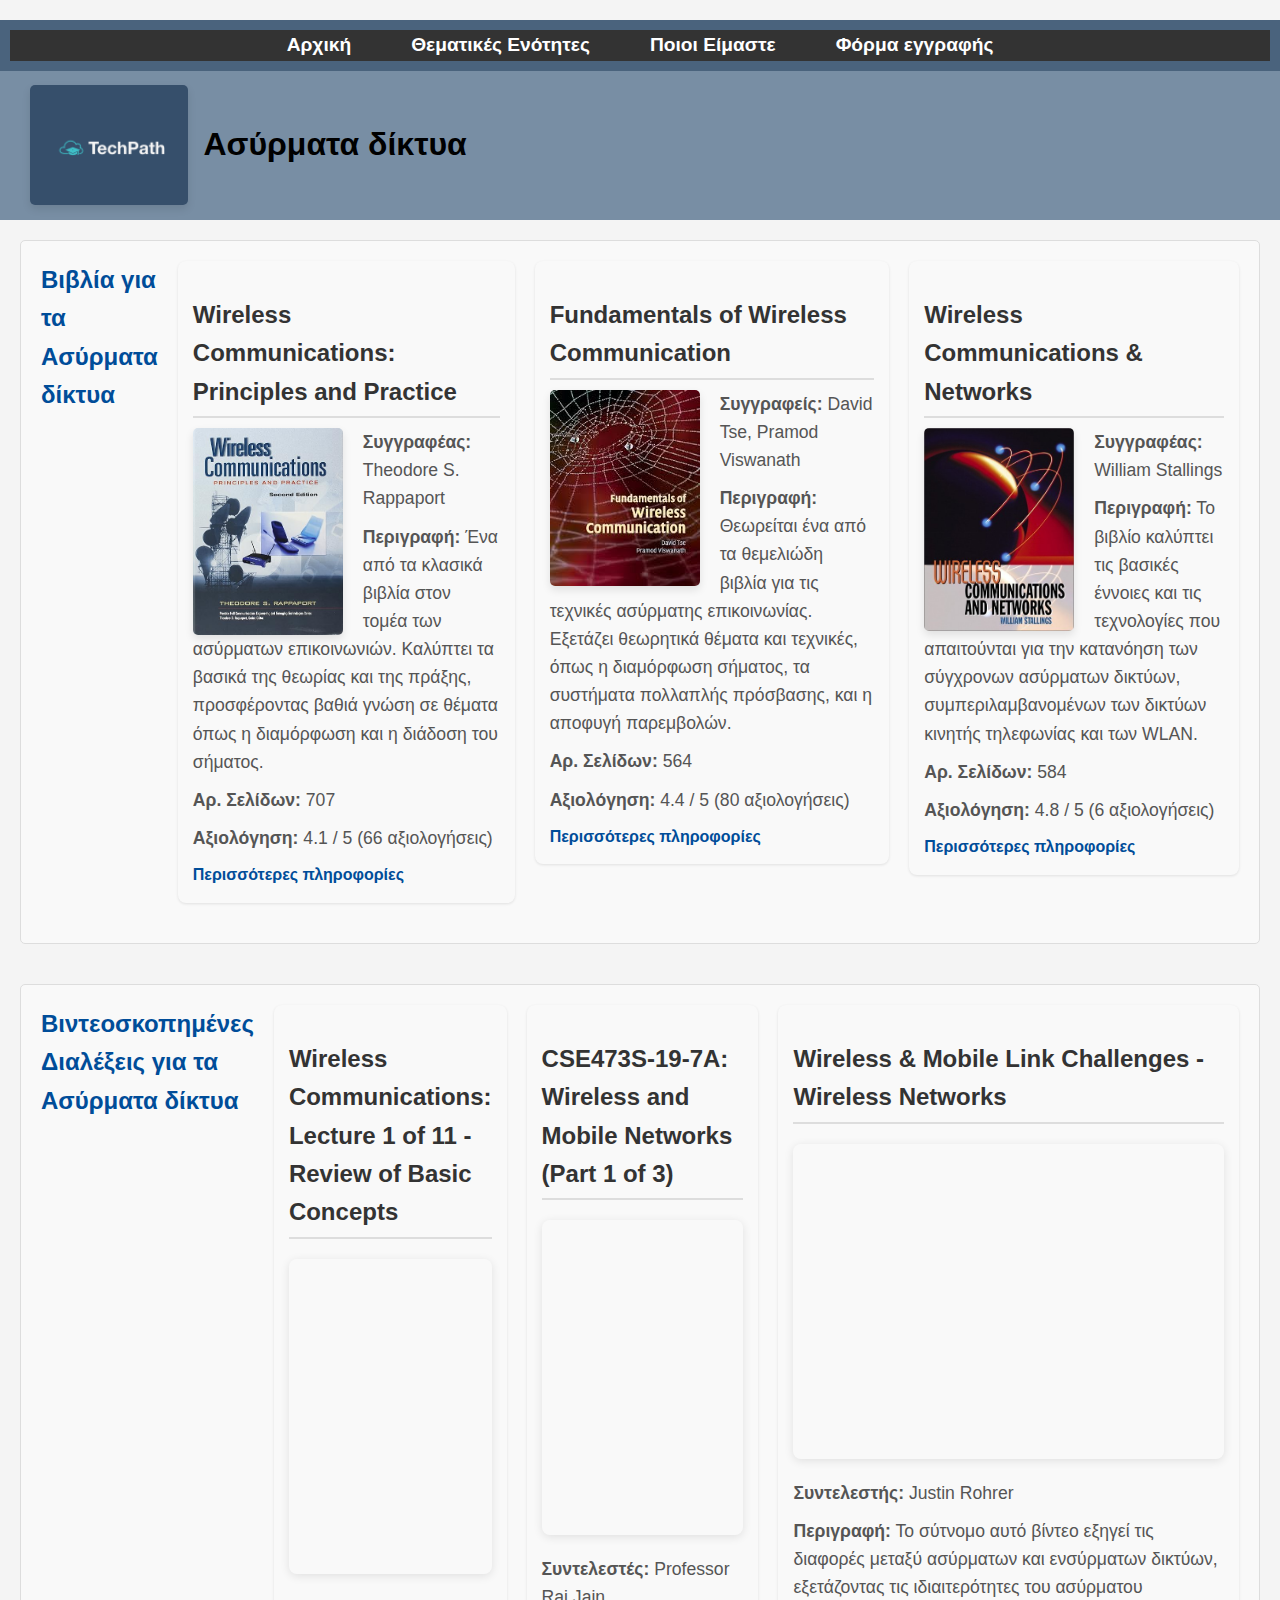
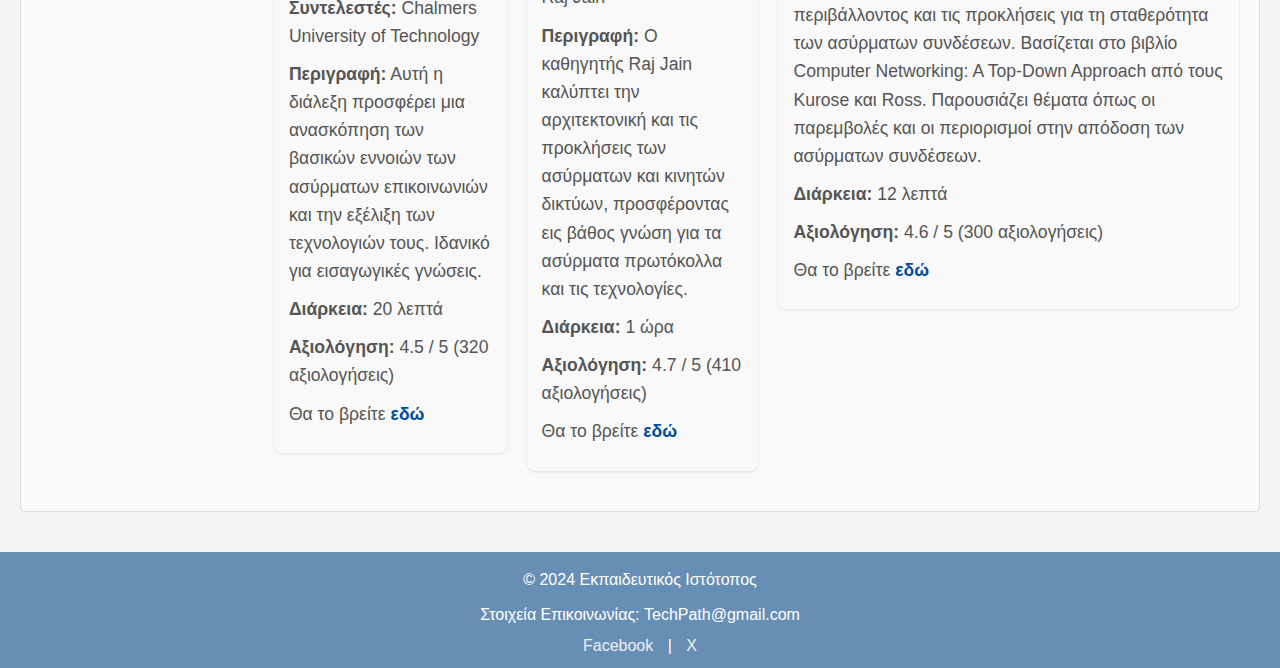
<file: wireless_networks.html>
<!DOCTYPE html>
<html lang="el">
<head>
    <meta charset="UTF-8">
    <meta name="viewport" content="width=device-width, initial-scale=1.0">
    <title>Εισαγωγή στην Python - Βιβλία και Βίντεο</title>
    <link rel="stylesheet" href="style.css">
</head>
<body>
    <header>
    <div class="logo-title">
        <img src="photos/202161142.png" height="200" width="300" alt="logo">
        <h1>Ασύρματα δίκτυα</h1>
        <!-- <p>Βιβλία και Βιντεοσκοπημένες Διαλέξεις</p> -->
    </div>
    </header>

    <nav>
        <ul>
            <li><a href="index.html">Αρχική</a></li>
            <li><a href="categories.html">Θεματικές Ενότητες</a></li>
            <li><a href="aboutus.html">Ποιοι Είμαστε</a></li>
            <li><a href="form.html">Φόρμα εγγραφής</a></li>
        </ul>
    </nav>

    <main>
        <section>
            <h2>Βιβλία για τα Ασύρματα δίκτυα</h2>
            <article>
                <h3>Wireless Communications: Principles and Practice</h3>
                <img src="photos/wireless_com_book1.jpeg" alt="Wireless Communications: Principles and Practice Book Cover" width="150">
                <p><strong>Συγγραφέας:</strong> Theodore S. Rappaport</p>
                <p><strong>Περιγραφή:</strong> Ένα από τα κλασικά βιβλία στον τομέα των ασύρματων επικοινωνιών. Καλύπτει τα βασικά της θεωρίας και της πράξης, προσφέροντας βαθιά γνώση σε θέματα όπως η διαμόρφωση και η διάδοση του σήματος.</p>
                <p><strong>Αρ. Σελίδων:</strong> 707</p>
                <p><strong>Αξιολόγηση:</strong> 4.1 / 5 (66 αξιολογήσεις)</p>
                <a href="https://www.amazon.com/Wireless-Communications-Principles-Practice-2nd/dp/0130422320">Περισσότερες πληροφορίες</a>
            </article>

            <article>
                <h3>Fundamentals of Wireless Communication</h3>
                <img src="photos/wireless_com_book2.jpeg" alt="Fundamentals of Wireless Communication Book Cover" width="150">
                <p><strong>Συγγραφείς:</strong> David Tse, Pramod Viswanath</p>
                <p><strong>Περιγραφή:</strong> Θεωρείται ένα από τα θεμελιώδη βιβλία για τις τεχνικές ασύρματης επικοινωνίας. Εξετάζει θεωρητικά θέματα και τεχνικές, όπως η διαμόρφωση σήματος, τα συστήματα πολλαπλής πρόσβασης, και η αποφυγή παρεμβολών.</p>
                <p><strong>Αρ. Σελίδων:</strong> 564</p>
                <p><strong>Αξιολόγηση:</strong> 4.4 / 5 (80 αξιολογήσεις)</p>
                <a href="https://web.stanford.edu/~dntse/wireless_book.html">Περισσότερες πληροφορίες</a>
            </article>

            <article>
                <h3>Wireless Communications & Networks</h3>
                <img src="photos/wireless_com_book3.jpg" alt="Wireless Communications & Networks Book Cover" width="150">
                <p><strong>Συγγραφέας:</strong> William Stallings </p>
                <p><strong>Περιγραφή:</strong> Το βιβλίο καλύπτει τις βασικές έννοιες και τις τεχνολογίες που απαιτούνται για την κατανόηση των σύγχρονων ασύρματων δικτύων, συμπεριλαμβανομένων των δικτύων κινητής τηλεφωνίας και των WLAN.</p>
                <p><strong>Αρ. Σελίδων:</strong> 584</p>
                <p><strong>Αξιολόγηση:</strong> 4.8 / 5 (6 αξιολογήσεις)</p>
                <a href="https://www.amazon.com/Wireless-Communications-Networks-William-Stallings/dp/0130408646">Περισσότερες πληροφορίες</a>
            </article>
        </section>

        <section>
            <h2>Βιντεοσκοπημένες Διαλέξεις για τα Ασύρματα δίκτυα</h2>
            <article>
                <h3>Wireless Communications: Lecture 1 of 11 - Review of Basic Concepts</h3>
                <iframe width="560" height="315" src="https://www.youtube.com/embed/96X2OkBwK88?si=JiaJi8RGgfiMfI9D" title="YouTube video player" frameborder="0" allow="accelerometer; autoplay; clipboard-write; encrypted-media; gyroscope; picture-in-picture; web-share" referrerpolicy="strict-origin-when-cross-origin" allowfullscreen></iframe>                
                <p><strong>Συντελεστές:</strong> Chalmers University of Technology</p>
                <p><strong>Περιγραφή:</strong> Αυτή η διάλεξη προσφέρει μια ανασκόπηση των βασικών εννοιών των ασύρματων επικοινωνιών και την εξέλιξη των τεχνολογιών τους. Ιδανικό για εισαγωγικές γνώσεις.</p>
                <p><strong>Διάρκεια:</strong> 20 λεπτά</p>
                <p><strong>Αξιολόγηση:</strong> 4.5 / 5 (320 αξιολογήσεις)</p>
                <p>Θα το βρείτε <a href="https://www.youtube.com/watch?v=96X2OkBwK88">εδώ</a></p>
            </article>

            <article>
                <h3>CSE473S-19-7A: Wireless and Mobile Networks (Part 1 of 3)</h3>
                <iframe width="560" height="315" src="https://www.youtube.com/embed/Fblp90rn7ww?si=4E-k5sbndVhkxX6Y" title="YouTube video player" frameborder="0" allow="accelerometer; autoplay; clipboard-write; encrypted-media; gyroscope; picture-in-picture; web-share" referrerpolicy="strict-origin-when-cross-origin" allowfullscreen></iframe>                
                <p><strong>Συντελεστές:</strong> Professor Raj Jain</p>
                <p><strong>Περιγραφή:</strong> Ο καθηγητής Raj Jain καλύπτει την αρχιτεκτονική και τις προκλήσεις των ασύρματων και κινητών δικτύων, προσφέροντας εις βάθος γνώση για τα ασύρματα πρωτόκολλα και τις τεχνολογίες.</p>
                <p><strong>Διάρκεια:</strong> 1 ώρα</p>
                <p><strong>Αξιολόγηση:</strong> 4.7 / 5 (410 αξιολογήσεις)</p>
                <p>Θα το βρείτε <a href="https://www.youtube.com/watch?v=Fblp90rn7ww">εδώ</a></p>
            </article>

            <article>
                <h3>Wireless & Mobile Link Challenges - Wireless Networks</h3>
                <iframe width="560" height="315" src="https://www.youtube.com/embed/DbCUbRBTa8I?si=mSSwSYFuvia1XnvQ" title="YouTube video player" frameborder="0" allow="accelerometer; autoplay; clipboard-write; encrypted-media; gyroscope; picture-in-picture; web-share" referrerpolicy="strict-origin-when-cross-origin" allowfullscreen></iframe>                
                <p><strong>Συντελεστής:</strong> Justin Rohrer</p>
                <p><strong>Περιγραφή:</strong> Το σύτνομο αυτό βίντεο εξηγεί τις διαφορές μεταξύ ασύρματων και ενσύρματων δικτύων, εξετάζοντας τις ιδιαιτερότητες του ασύρματου περιβάλλοντος και τις προκλήσεις για τη σταθερότητα των ασύρματων συνδέσεων. Βασίζεται στο βιβλίο Computer Networking: A Top-Down Approach από τους Kurose και Ross. Παρουσιάζει θέματα όπως οι παρεμβολές και οι περιορισμοί στην απόδοση των ασύρματων συνδέσεων. </p>
                <p><strong>Διάρκεια:</strong> 12 λεπτά</p>
                <p><strong>Αξιολόγηση:</strong> 4.6 / 5 (300 αξιολογήσεις)</p>
                <p>Θα το βρείτε <a href="wireless_networks_video.html">εδώ</a></p>
            </article>
        </section>
    </main>

    <footer>
        <p>&copy; 2024 Εκπαιδευτικός Ιστότοπος</p>
        <p>Στοιχεία Επικοινωνίας: TechPath@gmail.com</p>
        <div>
            <a href="https://facebook.com">Facebook</a> |
            <a href="https://twitter.com">X</a>
        </div>
    </footer>

</body>
</html>
</file>
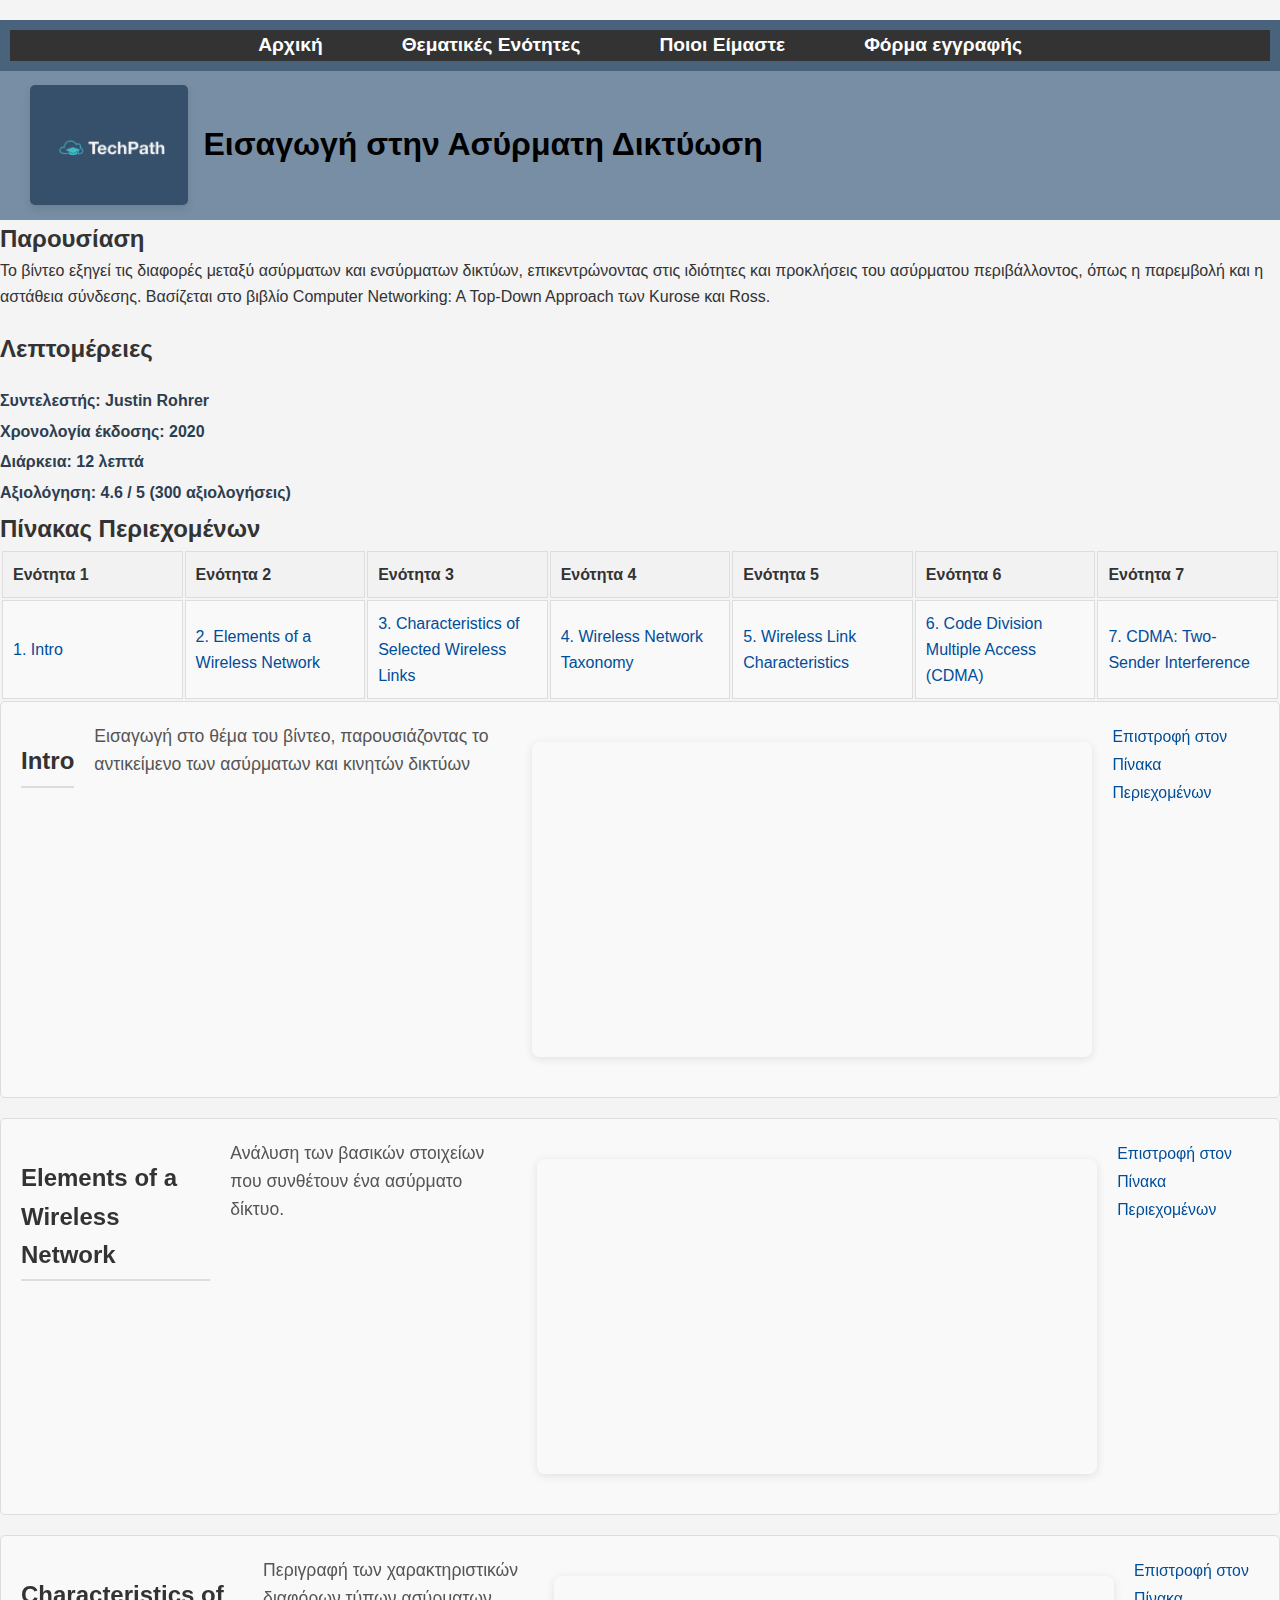
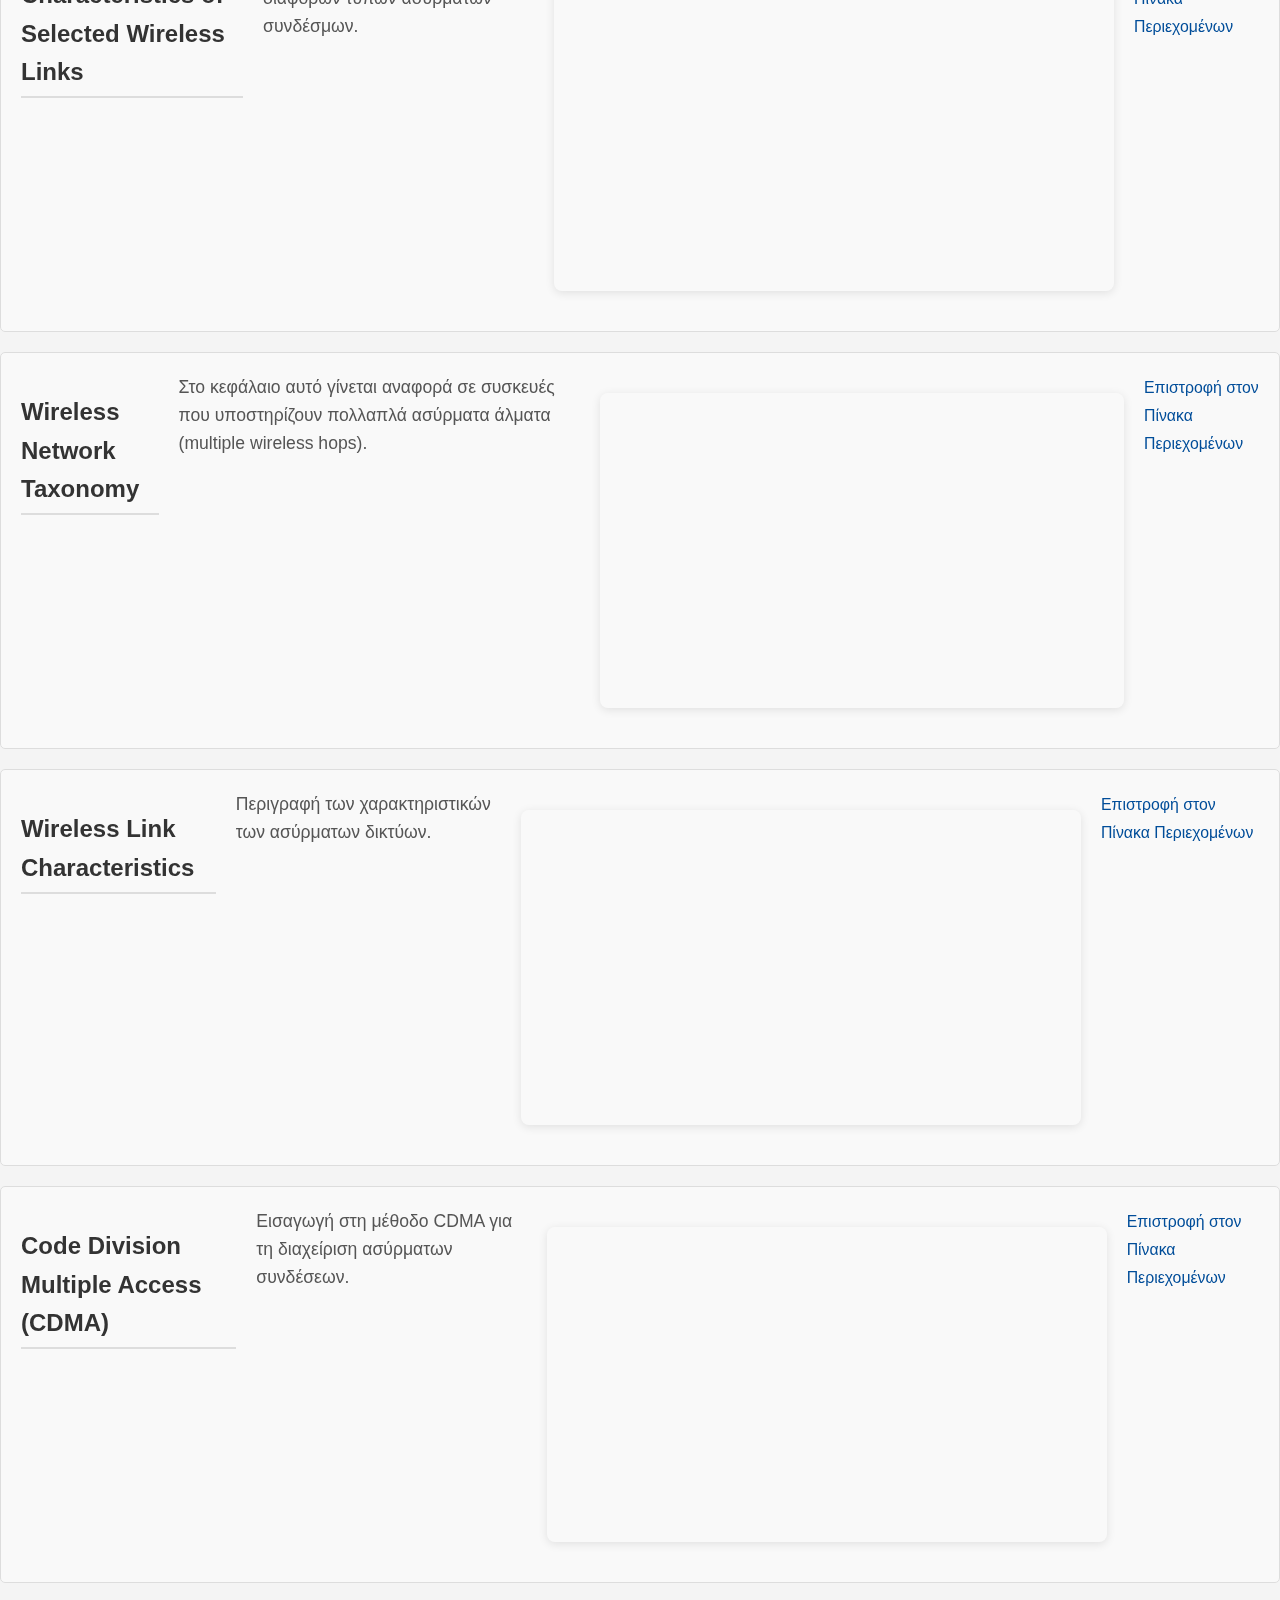
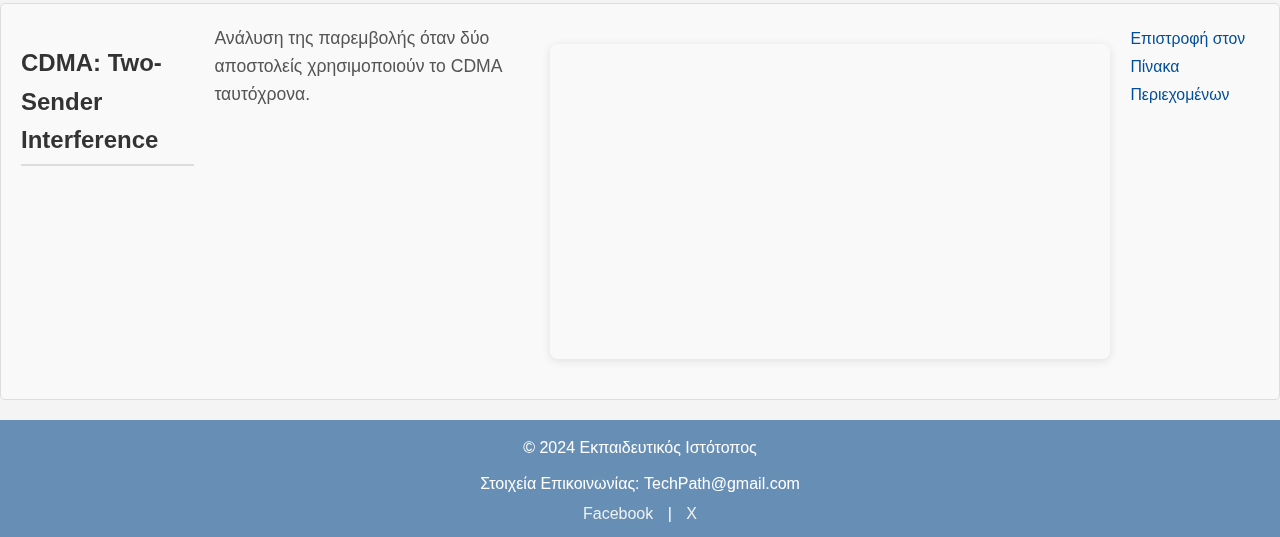
<file: wireless_networks_video.html>
<!DOCTYPE html>
<html lang="el">
<head>
    <meta charset="UTF-8">
    <meta name="viewport" content="width=device-width, initial-scale=1.0">
    <title>video</title>
    <link rel="stylesheet" href="style.css">
</head>

<body>
    <header>
    <div class="logo-title">
    <img src="photos/202161142.png" height="200" width="300" alt="logo">
        <h1>Εισαγωγή στην Ασύρματη Δικτύωση</h1>
    </div>
        <nav>
            <ul>
                <li><a href="index.html">Αρχική</a></li>
                <li><a href="categories.html">Θεματικές Ενότητες</a></li>
                <li><a href="aboutus.html">Ποιοι Είμαστε</a></li>
                <li><a href="form.html">Φόρμα εγγραφής</a></li>
            </ul>
        </nav>
    </header>
    
    <h2>Παρουσίαση</h2>
    <p>Το βίντεο εξηγεί τις διαφορές μεταξύ ασύρματων και ενσύρματων δικτύων, επικεντρώνοντας στις ιδιότητες και προκλήσεις του ασύρματου περιβάλλοντος, όπως η παρεμβολή και η αστάθεια σύνδεσης. Βασίζεται στο βιβλίο Computer Networking: A Top-Down Approach των Kurose και Ross.</p>
    <h3>Λεπτομέρειες</h3>
    <ul>
        <li>Συντελεστής: Justin Rohrer</li>
        <li>Χρονολογία έκδοσης: 2020</li>
        <li>Διάρκεια: 12 λεπτά</li>
        <li>Αξιολόγηση: 4.6 / 5 (300 αξιολογήσεις)</li>
    </ul>

    <h2>Πίνακας Περιεχομένων</h2>
    <table id="pinakas">
        <tr style="background-color: grey;">
        <th>Ενότητα 1</th>
        <th>Ενότητα 2</th>
        <th>Ενότητα 3</th>
        <th>Ενότητα 4</th>
        <th>Ενότητα 5</th>
        <th>Ενότητα 6</th>
        <th>Ενότητα 7</th>
    </tr>
    <tr style="background-color: lightgray;">
        <td><a href="#section1">1. Intro </a></td>
        <td><a href="#section2">2. Elements of a Wireless Network</a></td>
        <td><a href="#section3">3. Characteristics of Selected Wireless Links</a></td>
        <td><a href="#section4">4. Wireless Network Taxonomy</a></td>
        <td><a href="#section5">5. Wireless Link Characteristics</a></td>
        <td><a href="#section6">6. Code Division Multiple Access (CDMA)</a></td>
        <td><a href="#section7">7. CDMA: Two-Sender Interference</a></td>
    </tr>
    </table>

    <section id="section1">
        <h3>Intro</h3>
        <p>Εισαγωγή στο θέμα του βίντεο, παρουσιάζοντας το αντικείμενο των ασύρματων και κινητών δικτύων</p>
        <iframe width="560" height="315" src="https://www.youtube.com/embed/DbCUbRBTa8I?end=94" title="YouTube video player" frameborder="0" allow="accelerometer; autoplay; clipboard-write; encrypted-media; gyroscope; picture-in-picture; web-share" referrerpolicy="strict-origin-when-cross-origin" allowfullscreen></iframe>
        <p><a class= "smaller" href="#pinakas">Επιστροφή στον Πίνακα Περιεχομένων</a></p>
    </section>

    <section id="section2">
        <h3>Elements of a Wireless Network</h3>
        <p>Ανάλυση των βασικών στοιχείων που συνθέτουν ένα ασύρματο δίκτυο.</p>
        <iframe width="560" height="315" src="https://www.youtube.com/embed/DbCUbRBTa8I?start=94&end=204" title="YouTube video player" frameborder="0" allow="accelerometer; autoplay; clipboard-write; encrypted-media; gyroscope; picture-in-picture; web-share" referrerpolicy="strict-origin-when-cross-origin" allowfullscreen></iframe>
        <p><a class= "smaller" href="#pinakas">Επιστροφή στον Πίνακα Περιεχομένων</a></p>
    </section>

    <section id="section3">
        <h3>Characteristics of Selected Wireless Links</h3>
        <p>Περιγραφή των χαρακτηριστικών διαφόρων τύπων ασύρματων συνδέσμων.</p>
        <iframe width="560" height="315" src="https://www.youtube.com/embed/DbCUbRBTa8I?start=204&end=313" title="YouTube video player" frameborder="0" allow="accelerometer; autoplay; clipboard-write; encrypted-media; gyroscope; picture-in-picture; web-share" referrerpolicy="strict-origin-when-cross-origin" allowfullscreen></iframe>
        <p><a class= "smaller" href="#pinakas">Επιστροφή στον Πίνακα Περιεχομένων</a></p>
    </section>

    <section id="section4">
        <h3>Wireless Network Taxonomy</h3>
        <p>Στο κεφάλαιο αυτό γίνεται αναφορά σε συσκευές που υποστηρίζουν πολλαπλά ασύρματα άλματα (multiple wireless hops).</p>
        <iframe width="560" height="315" src="https://www.youtube.com/embed/DbCUbRBTa8I?start=313&end=371" title="YouTube video player" frameborder="0" allow="accelerometer; autoplay; clipboard-write; encrypted-media; gyroscope; picture-in-picture; web-share" referrerpolicy="strict-origin-when-cross-origin" allowfullscreen></iframe>
        <p><a class= "smaller" href="#pinakas">Επιστροφή στον Πίνακα Περιεχομένων</a></p>
    </section>

    <section id="section5">
        <h3>Wireless Link Characteristics</h3>
        <p>Περιγραφή των χαρακτηριστικών των ασύρματων δικτύων.</p>
        <iframe width="560" height="315" src="https://www.youtube.com/embed/DbCUbRBTa8I?start=371&end=553" title="YouTube video player" frameborder="0" allow="accelerometer; autoplay; clipboard-write; encrypted-media; gyroscope; picture-in-picture; web-share" referrerpolicy="strict-origin-when-cross-origin" allowfullscreen></iframe>
        <p><a class= "smaller" href="#pinakas">Επιστροφή στον Πίνακα Περιεχομένων</a></p>
    </section>

    <section id="section6">
        <h3>Code Division Multiple Access (CDMA)</h3>
        <p>Εισαγωγή στη μέθοδο CDMA για τη διαχείριση ασύρματων συνδέσεων.</p>
        <iframe width="560" height="315" src="https://www.youtube.com/embed/DbCUbRBTa8I?start=553&end=660" title="YouTube video player" frameborder="0" allow="accelerometer; autoplay; clipboard-write; encrypted-media; gyroscope; picture-in-picture; web-share" referrerpolicy="strict-origin-when-cross-origin" allowfullscreen></iframe>
        <p><a class= "smaller" href="#pinakas">Επιστροφή στον Πίνακα Περιεχομένων</a></p>
    </section>

    <section id="section7">
        <h3>CDMA: Two-Sender Interference</h3>
        <p>Ανάλυση της παρεμβολής όταν δύο αποστολείς χρησιμοποιούν το CDMA ταυτόχρονα.</p>
        <iframe width="560" height="315" src="https://www.youtube.com/embed/DbCUbRBTa8I?start=660" title="YouTube video player" frameborder="0" allow="accelerometer; autoplay; clipboard-write; encrypted-media; gyroscope; picture-in-picture; web-share" referrerpolicy="strict-origin-when-cross-origin" allowfullscreen></iframe>
        <p><a class= "smaller" href="#pinakas">Επιστροφή στον Πίνακα Περιεχομένων</a></p>
    </section>

    <!--<a href="wireless_networks.html">Επιστροφή</a>-->
    <!-- <a href="wireless_networks.html">
        <button style=" background-color: aquamarine; width: 100px; height: 50px;" >Επιστροφή</button>
    </a> -->

    <footer>
        <p>&copy; 2024 Εκπαιδευτικός Ιστότοπος</p>
        <p>Στοιχεία Επικοινωνίας: TechPath@gmail.com</p>
        <div>
            <a href="https://facebook.com">Facebook</a> |
            <a href="https://twitter.com">X</a>
        </div>
    </footer>
</body>
</html>
</file>
<file: style.css>
/* Γενικές ρυθμίσεις */
* {
    margin: 0; /* Αφαιρεί όλα τα περιθώρια */
    padding: 0;/* Αφαιρεί όλα τα padding */
    box-sizing: border-box; /* Ελέγχει την κατανομή του padding και του περιγράμματος */
    font-family: Arial, sans-serif;/* Καθορίζει βασική γραμματοσειρά */
    box-sizing: border-box;
}
/* Βασικό Στυλ για το Σώμα της Σελίδας */
body {
    line-height: 1.6; /*  απόσταση μεταξύ γραμμών  */
    margin: 0;
    padding: 0;
    padding-top: 70px;
    background-color: #f4f4f4;/* γκρι φόντο  */
    color: #333;
    display: flex;
    flex-direction: column;
    min-height: 100vh; /* Ελάχιστο ύψος για πλήρη οθόνη */
}
.grid-container {
    flex: 1;
    display: grid;
    grid-template-columns: 200px minmax(0, 1fr) 250px;
    width: 100%;
    max-width: 100%;
    gap: 20px;
    padding: 20px;
    box-sizing: border-box;
    overflow-x: hidden; /* ✅ για να κόψει scroll σε edge cases */
}

.grid-container2 {
    display: grid;
    grid-template-columns: repeat(3, 1fr); /* 3 στήλες ίσου πλάτους */
    gap: 20px; /* Απόσταση μεταξύ των στηλών */
    padding: 20px; /* Εσωτερικά περιθώρια */
}

.grid-container2 section {
    border: 1px solid #ccc; /* Προαιρετικό για οπτικό διαχωρισμό */
    padding: 15px;
    /* background-color: #f9f9f9; Ανοιχτό γκρι φόντο */
    border-radius: 5px; /* Προαιρετική καμπυλότητα στις γωνίες */
}

.left-sidebar, .right-sidebar {
    background-color: #ddd;
    padding: 10px;
    border-radius: 5px;
    text-align: center;
    
}
aside
.main-content {
    background-color: #fff;
    padding: 10px;
    border-radius: 5px;
    box-shadow: 0 0 10px rgba(0, 0, 0, 0.1);
}
/* Στυλ για το Header */
/* Header */
header {
  background-color: #788ea4;
  color: white;
  display: flex;
  align-items: center;
  justify-content: space-between;
  padding: 15px 30px;
}

/* Εικόνα + Τίτλος μαζί */
.logo-title {
  display: flex;
  align-items: center;
  gap: 15px; /* Απόσταση εικόνας - τίτλου */
}

.logo-title img {
  height: 120px;
  width: auto;
  display: block;
}

.logo-title h1 {
  font-size: 2rem;
  color: black;
  margin: 0;
}

/* Navigation Menu */
header nav ul {
    list-style: none;
    display: flex;
    gap: 15px;
    margin: 0;
    padding: 0;
}

header nav ul li a {
    text-decoration: none;
    color: white;
    padding: 8px 12px;
    transition: 0.3s;
}

header nav ul li a:hover {
    background-color: #a3b3c3;
    color: black;
    border-radius: 5px;
}

/* Άλλα στοιχεία τίτλων */
h3, h4 {
    margin-top: 20px;
    font-size: 1.5em;
}

/* Στυλ για το Navigation μενου */
nav {
    margin-top: 20px;
    padding: 10px;

    background-color: #4a637d;
    position: fixed;   /* Σταθερό πάνω */
    top: 0;
    left: 0;
    width: 100%;
    z-index: 1000;    /* Πάνω από όλα τα άλλα */
}

nav h2, nav h3, nav h4 {
    color: #34495e;
    margin-top: 15px;
}

nav p {
    margin: 10px 0;
}
nav ul {
    list-style-type: none;
    display: flex;
    gap: 20px;

    justify-content: center;
    padding: 0;
    text-align: center;
    background-color: #333;
    margin: 0;
}
header nav ul {
    list-style: none;
    padding: 0;
    display: flex;
    justify-content: center;
    gap: 15px;
}
header nav ul li {
    margin-left: 20px; /* Απόσταση μεταξύ των στοιχείων του μενού */
}
header nav ul li a {
    color: white;
    text-decoration: none;
}

header nav ul {
    list-style: none;
    padding: 0;
    display: flex;
    justify-content: center;
    gap: 15px;
   
}
main.grid-layout {
    display: grid; /* Χρησιμοποιούμε CSS Grid για τη διάταξη */
    grid-template-columns: 1fr 3fr 1fr; /* 3 στήλες, η κεντρική είναι μεγαλύτερη */
    gap: 20px; /* Απόσταση μεταξύ των στηλών */
    padding: 20px;
    width: 100%;  /* Διασφαλίζει ότι το container θα καταλαμβάνει όλο το διαθέσιμο πλάτος */
    box-sizing: border-box;
}

nav ul li {
    display: inline;/* Τα αντικείμενα εμφανίζονται σε σειρά */
    margin-right: 20px; /* Απόσταση μεταξύ των συνδέσμων */
    margin: 0 20px;
}
main {
    padding: 20px;
    display: flex; /* Ενεργοποίηση Flexbox */
    flex-direction: column; /* Τα sections διατάσσονται κάθετα */
    gap: 20px; /* Απόσταση μεταξύ των sections */

}

nav ul li a {
    color: white;
    text-decoration: none;/* Αφαίρεση υπογράμμισης */
    font-weight: bold;/* Έντονη γραμματοσειρά */
    font-size: 1.2em;
}
.left-column, .center-column, .right-column {
    background-color: #eaeaea;
    padding: 15px;
    border-radius: 8px;
    box-shadow: 0 2px 4px rgba(0, 0, 0, 0.1);
}
/* Εφέ hover για τους συνδέσμους */
nav ul li a:hover {
    background-color:  #788ea4; /*  φόντο όταν ο χρήστης περνάει το ποντίκι */
    color: black;
}

/* Στυλ για τις εικόνες */
img {
    max-width: 100%;
    height: auto;
    margin: 10px 0;
}

.details {
    display: block; /* Κρύβει τις λεπτομέρειες αρχικά */
    transition: opacity 0.3s ease-in-out; /* Εφέ ομαλής μετάβασης */
}

.details-container:hover .details {
    display: block; /* Εμφανίζει τις λεπτομέρειες όταν ο χρήστης περνάει το ποντίκι πάνω στο container */
    visibility: visible; /* Γίνεται ορατό */
    opacity: 1; /* Διαφάνεια 1 για πλήρη εμφάνιση */
}

.details-container {
    position: relative; /* Επιτρέπει έλεγχο της τοποθέτησης */
    margin: 10px 0; /* Προσθέτει διάστημα πάνω-κάτω */
    cursor: pointer; /* Αλλαγή δείκτη ποντικιού */
}

.details-header {
    background-color: #f1f1f1; /* Χρώμα φόντου για τον τίτλο */
    padding: 10px;
    border: 1px solid #ddd; /* Διαχωρισμός από το περιβάλλον */
    font-size: 18px; /* Αύξηση μεγέθους γραμματοσειράς */
}

.details {
    background-color: #fafafa; /* Χρώμα φόντου για τις λεπτομέρειες */
    border: 1px solid #ddd; /* Προσθήκη πλαισίου */
    padding: 10px; /* Εσωτερικό διάστημα */
    font-size: 16px; /* Μέγεθος γραμματοσειράς */
    line-height: 1.5; /* Βελτιώνει την αναγνωσιμότητα */
}


/* Λίστα ιδιοτήτων */
ul {
    list-style-type: none;
    margin-top: 20px;
    text-align: left;
}

ul li {
    font-weight: bold;
    color: #2c3e50;
    margin-bottom: 5px;
}

ul li + p {
    font-weight: normal;
    margin-bottom: 15px;
}
/* Στυλ για τις Ενότητες */
section {
    padding: 20px;
    margin-bottom: 20px;
    border: 1px solid #ddd;
    border-radius: 5px;
    background-color: #f9f9f9;
    display: flex; /* Τα περιεχόμενα κάθε section διατάσσονται οριζόντια */
    gap: 20px; /* Απόσταση μεταξύ εικόνας και κειμένου */
    align-items: flex-start; /* Ευθυγράμμιση στην κορυφή */
}

.smaller{
    font-size: 0.9em; /* Μικρότερο μέγεθος γραμματοσειράς */
    color: #004d99; /* Χρώμα συνδέσμου */
    text-decoration: none; /* Αφαίρεση υπογράμμισης */
}

section img {
    flex-shrink: 0; /* Αποφυγή συρρίκνωσης της εικόνας */
}


section h2 {
    font-size: 1.5em;
    color: #004d99;
    margin-bottom: 20px;
}
section h3 {
    font-size: 1.5em;
    color: #333;
    margin-bottom: 10px;
    border-bottom: 2px solid #ddd;
    padding-bottom: 5px;
  }
  .content-block {
    margin-bottom: 30px; /* Απόσταση μεταξύ των μπλοκ */
    width: 80%; /* Προσαρμόσιμο πλάτος */
}

.title {
    font-size: 24px;
    font-weight: bold;
    margin-bottom: 15px; /* Απόσταση από το κείμενο */
    text-align: center;
}
section h4 {
    font-size: 1.5em;
    color: #333;
    margin-bottom: 10px;
    border-bottom: 2px solid #ddd;
    padding-bottom: 5px;
}

section p {
    font-size: 1.1em;
    line-height: 1.6;
    color: #555;
}

/* Στυλ για τα Άρθρα  */
article {
    margin-bottom: 20px;/* Απόσταση από άλλα στοιχεία */
    padding: 15px;/* Εσωτερικό διάστημα */
    background-color: #f9f9f9;
    border-radius: 8px;/* Στρογγυλεμένες γωνίες */
    box-shadow: 0 1px 3px rgba(0, 0, 0, 0.1);
}

article h3 {
    font-size: 1.5em;
    color: #333;
}

article img {
    max-width: 100%;
    height: auto;
    margin-right: 20px;
    float: left;
}

article p {
    font-size: 1.1em;
    margin: 10px 0;
}

article a {
    color: #004d99;
    text-decoration: none;
    font-weight: bold;
}

article a:hover {
    color: #ffcc00;
}

iframe {
    margin-top: 20px;
    width: 100%;
    max-width: 560px;
    height: 315px;
    border-radius: 8px;
    box-shadow: 0 2px 10px rgba(0, 0, 0, 0.1);
    display: block;
    margin: 20px auto; /* Κεντράρει το iframe και προσθέτει περιθώριο */
}

/* Στυλ για τον Πίνακα Περιεχομένων */
table {
  width: 100%;
  table-layout: fixed; /* Σταθερή διάταξη στηλών */
  word-wrap: break-word; /* Σπάει μεγάλες λέξεις */
}


table th, table td {
    padding: 10px;/* Εσωτερικό διάστημα */
    text-align: left; /* Κείμενο ευθυγραμμισμένο αριστερά */
    border: 1px solid #ddd;/* Λεπτό περίγραμμα */
  }

table th {
    background-color: #f2f2f2;
}

table td {
    background-color: #f9f9f9;
}

table a {
    text-decoration: none;
    color: #004d99;
}

table a:hover {
    color: #ffcc00;
}

img {
    max-width: 100%;
    height: auto;
    border-radius: 5px;
    margin-top: 10px;
    box-shadow: 0 4px 8px rgba(0, 0, 0, 0.1);
    display: block; /* Ορίζει την εικόνα ως block-level στοιχείο */
    margin: 0 auto; /* Κεντράρει την εικόνα οριζόντια */
    }
  
  
  /* Συνδέσμοι */
a {
    color: #3498db;
    text-decoration: none;
}

a:hover {
    color: #2980b9;
    text-decoration: underline;
}

/* Στυλ για τη δεξιά sidebar */
.right-sidebar {
    
    background-color: #788ea4;
    padding: 20px;
    border-radius: 10px;
    box-shadow: 0 4px 8px rgba(0, 0, 0, 0.1);
    margin: 20px 0;
    font-family: 'Arial', sans-serif;
}

/* Τίτλος της sidebar */
.right-sidebar h3 {
    text-align: center;
    font-size: 1.5rem;
    color: #333;
    margin-bottom: 15px;
}

/* Container για το contact widget */
.contact-widget {
    background-color: #fff;
    padding: 15px;
    border-radius: 8px;
    box-shadow: 0 2px 4px rgba(0, 0, 0, 0.1);
}

/* Τίτλος του widget */
.contact-widget h1 {
    font-size: 1.2rem;
    color:  #6f8fb1;
    text-align: center;
    margin-bottom: 15px;
}

/* Στυλ για τα labels */
.contact-widget label {
    display: block;
    font-weight: bold;
    margin-bottom: 5px;
    color: #555;
}

/* Στυλ για τα πεδία εισαγωγής */
.contact-widget input,
.contact-widget textarea {
    width: 100%;
    padding: 10px;
    margin-bottom: 15px;
    border: 1px solid  #6f8fb1;
    border-radius: 5px;
    font-size: 1rem;
    box-sizing: border-box;
    transition: border-color 0.3s ease;
}

/* Εφέ focus στα πεδία */
.contact-widget input:focus,
.contact-widget textarea:focus {
    border-color: #7489a0;
    outline: none;
    box-shadow: 0 0 5px rgba(0, 123, 255, 0.5);
}

/* Στυλ για το κουμπί */
.contact-widget button {
    display: block;
    width: 100%;
    padding: 10px;
    background-color: #6f8fb1;
    color: #fff;
    border: none;
    border-radius: 5px;
    font-size: 1rem;
    cursor: pointer;
    transition: background-color 0.3s ease;
}

/* Εφέ hover στο κουμπί */
.contact-widget button:hover {
    background-color: #0056b3;
}

/* Διαφήμιση Sidebar */
.left-sidebar {
    background-color: #788ea4;
    padding: 20px;
    border-radius: 10px;
    box-shadow: 0 4px 8px rgba(0, 0, 0, 0.1);
    margin: 20px 0;
    font-family: 'Arial', sans-serif;
}
main.grid-layout {
    display: grid;
    grid-template-columns: 1fr 3fr 1fr; /* Τρεις στήλες: Αριστερή, Κεντρική, Δεξιά */
    gap: 20px; /* Κενό μεταξύ των στοιχείων */
    padding: 20px;
}
.left-column, .center-column, .right-column {
    background-color: #eaeaea;
    padding: 15px;
    border-radius: 8px;
    box-shadow: 0 2px 4px rgba(0, 0, 0, 0.1);
}
.center-column {
    background-color: #f4f4f4;
}

.left-sidebar h3 {
    font-size: 1.4rem;
    color: #333;
    margin-bottom: 15px;
}

.ad-container img {
    max-width: 100%;
    border-radius: 12px;
    box-shadow: 0 4px 8px rgba(0, 0, 0, 0.1);
    margin-bottom: 15px;
}

.ad-container p {
    font-size: 1rem;
    color: #333;
    margin-bottom: 15px;
    line-height: 1.5;
}

.ad-container .ad-button {
    display: inline-block;
    background-color: rgb(45, 34, 159);
    color: #fff;
    padding: 10px 20px;
    text-decoration: none;
    border-radius: 8px;
    font-size: 1rem;
    transition: background-color 0.3s ease, transform 0.3s ease;
}

.ad-container .ad-button:hover {
    background-color: #0056b3;
    transform: scale(1.05);
}

/* Στυλ για το Footer */
footer {
    display: flex;
    flex-direction: column;
    align-items: center;
    justify-content: center;
    background-color: #678eb5;
    color: white;
    padding: 10px;
    margin-top: auto;
    width: 100%;
    box-sizing: border-box;
}

footer p {
    margin: 5px 0;
}

footer div a {
    color: #ecf0f1;
    margin: 0 10px;
    text-decoration: none;
}

footer div a:hover {
    color: #3498db;
}

/*About us*/

.team-member {
    display: flex;
    align-items: center;
    margin-bottom: 20px;
    border-bottom: 1px solid #ddd;
    padding-bottom: 10px;
}
.team-member:last-child {
    border-bottom: none;
}

.team-member img {
    width: 120px; 
    height: 120px;
    border-radius: 50%;
    margin-right: 20px; /* Απόσταση από το κείμενο */
    flex-shrink: 0; /*Η εικόνα δεν θα μικρύνει */
}
.team-member div {
    flex: 1; /* Το κείμενο καταλαμβάνει τον υπόλοιπο χώρο */
    text-align: left; /* Στοίχιση του κειμένου στα αριστερά */
}


/*aside*/

.category {
    margin-bottom: 40px; /* Απόσταση από την επόμενη κατηγορία */
}

.category h3 {
    font-size: 24px;
    margin-bottom: 20px;
    color: #333;
}

.content {
    display: flex; 
    align-items: center; /* Κεντράρισμα περιεχομένων */
    justify-content: space-between; /* Απόσταση εικόνας-κειμένου */
    background-color: #f4f4f4; /* Φόντο */
    padding: 20px;
    border-radius: 8px; /* Στρογγυλεμένες γωνίες */
    box-shadow: 0 4px 8px rgba(0, 0, 0, 0.1); /* Σκιά */
}
</file>
<file: style_form.css>
/* Ensure body takes full height */
body {
    min-height: 100vh;
    margin: 0;
    display: flex;
    flex-direction: column;
    justify-content: center;
    align-items: center;
    font-family: Arial, sans-serif;
    background-color: #34495e;
}

form {
    background: white;
    padding: 20px;
    border-radius: 10px;
    box-shadow: 0 0 10px rgba(0, 0, 0, 0.1);
    width: 100%;
    max-width: 600px;
    box-sizing: border-box;
    overflow: hidden;
}

fieldset {
    border: none;
    margin-bottom: 20px;
    padding: 0;
}


legend {
    font-size: 1.2em;
    margin-bottom: 10px;
}

label {
    display: block;
    margin-bottom: 5px;
    font-weight: bold;
}

input, select, textarea {
    width: 100%;
    padding: 10px;
    margin-bottom: 15px;
    border: 1px solid #ccc;
    border-radius: 5px;
    font-size: 1em;
    box-sizing: border-box;
}

input:invalid {
    border-color: red;
}

button {
    background-color: #007bff;
    color: white;
    padding: 10px 15px;
    border: none;
    border-radius: 5px;
    cursor: pointer;
    font-size: 1em;
}

button:hover {
    background-color: #0056b3;
}
/* Εφέ hover για τους συνδέσμους */
nav ul li a:hover {
    background-color:  #788ea4; /*  φόντο όταν ο χρήστης περνάει το ποντίκι */
    color: black;
}

/* Ensure responsive design for smaller screens */
@media (max-width: 768px) {
    form {
        padding: 15px;
        box-shadow: none;
    }

    button {
        width: 100%;
    }
}

/* Στυλ για το Footer */
footer {
    text-align: center;
    background-color: #678eb5;
    color: white;
    padding: 1px 1px;
    position: relative;
    width: 100%;
    bottom: 0;
}

footer p {
    margin: 5px 0;
   
}

footer div a {
    color: #ecf0f1;
    margin: 0 10px;
    
}

footer div a:hover {
    color: #3498db;
}

/* Στυλ για το Header */
header {
    background-color: #788ea4;
    color: white;
    padding: 20px 0;
    text-align: center;
}

header h1, header h2, h3, h4 {
    color: #000000;
}

/* Στυλ για το Navigation μενου */
nav {
    margin-top: 20px;
    padding: 10px;
}

nav h2, nav h3, nav h4 {
    color: #34495e;
    margin-top: 15px;
}

nav p {
    margin: 10px 0;
}
nav ul {
    list-style-type: none;
    padding: 0;
    text-align: center;
    background-color: #333;
    margin: 0;
}

nav ul li {
    display: inline;/* Τα αντικείμενα εμφανίζονται σε σειρά */
    margin-right: 20px; /* Απόσταση μεταξύ των συνδέσμων */
}
main {
    padding: 20px;
}

nav ul li a {
    color: white;
    text-decoration: none;/* Αφαίρεση υπογράμμισης */
    font-weight: bold;/* Έντονη γραμματοσειρά */
}
</file>
